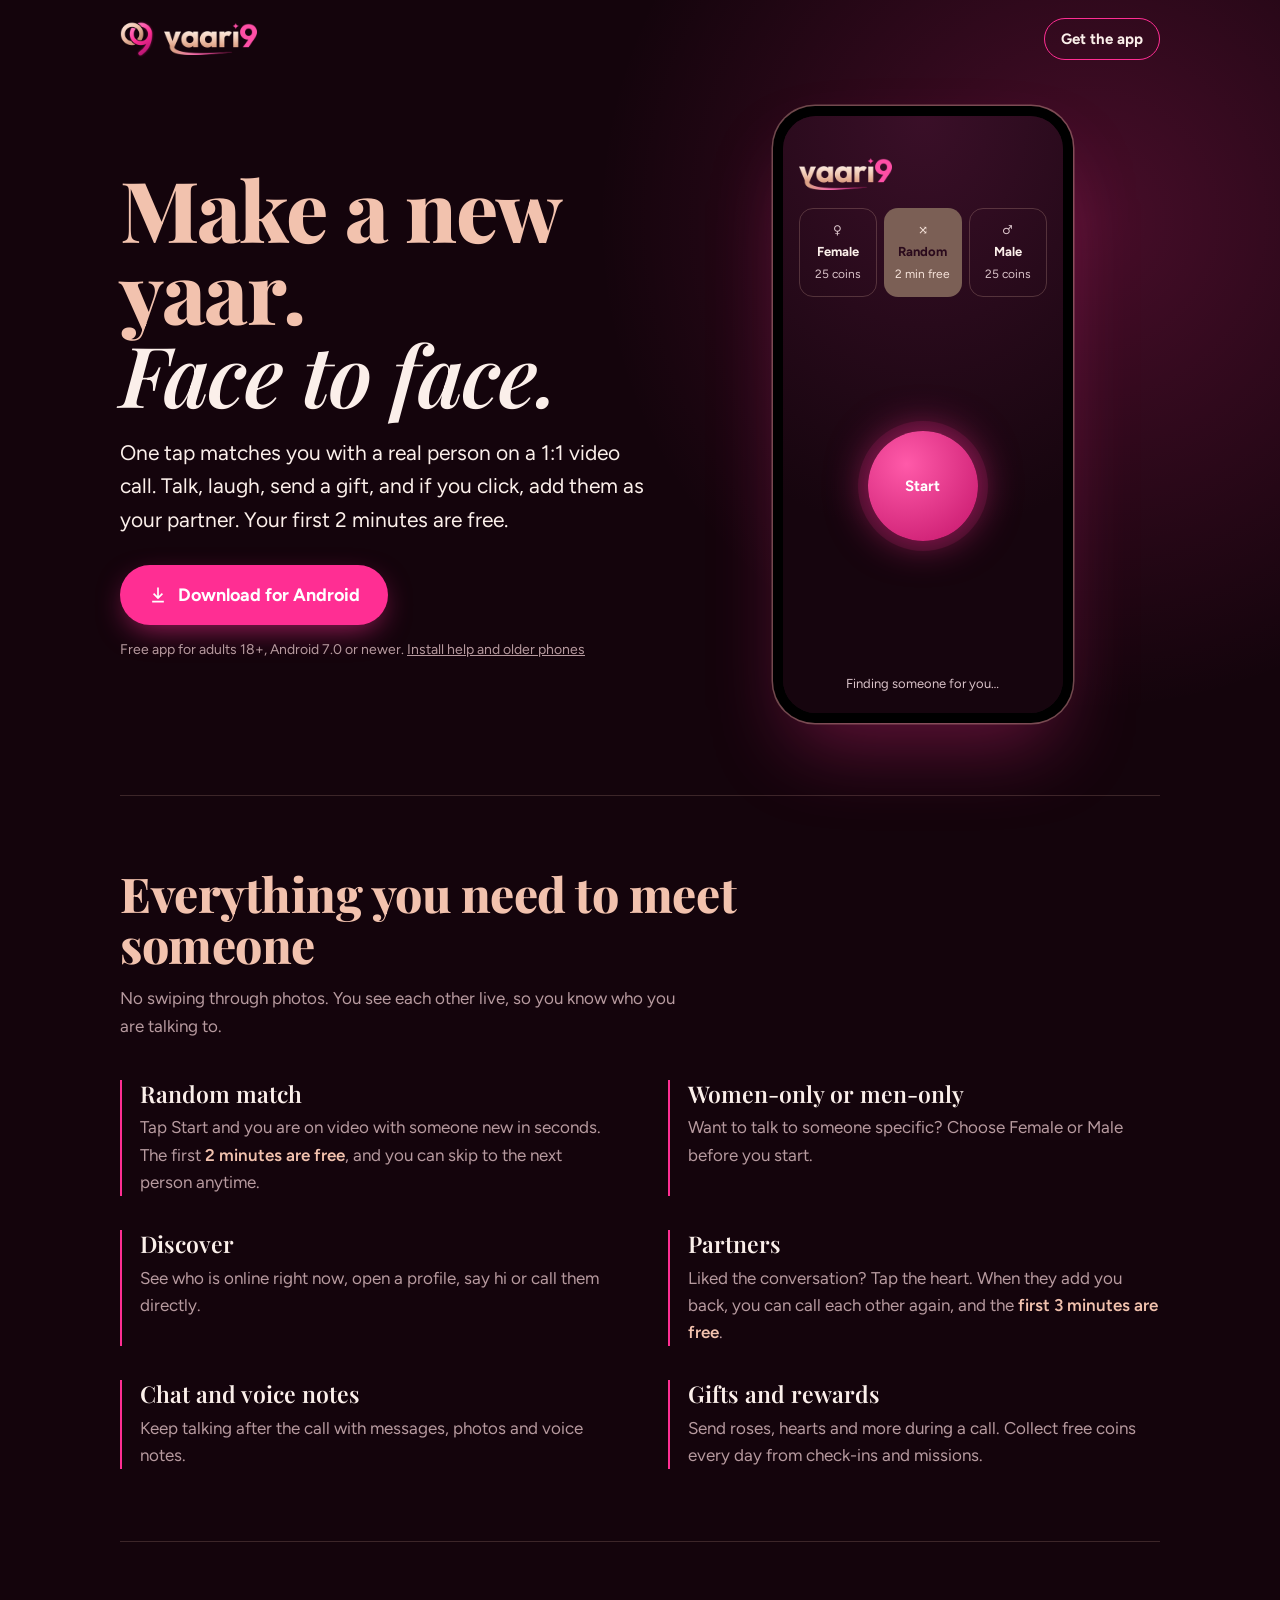
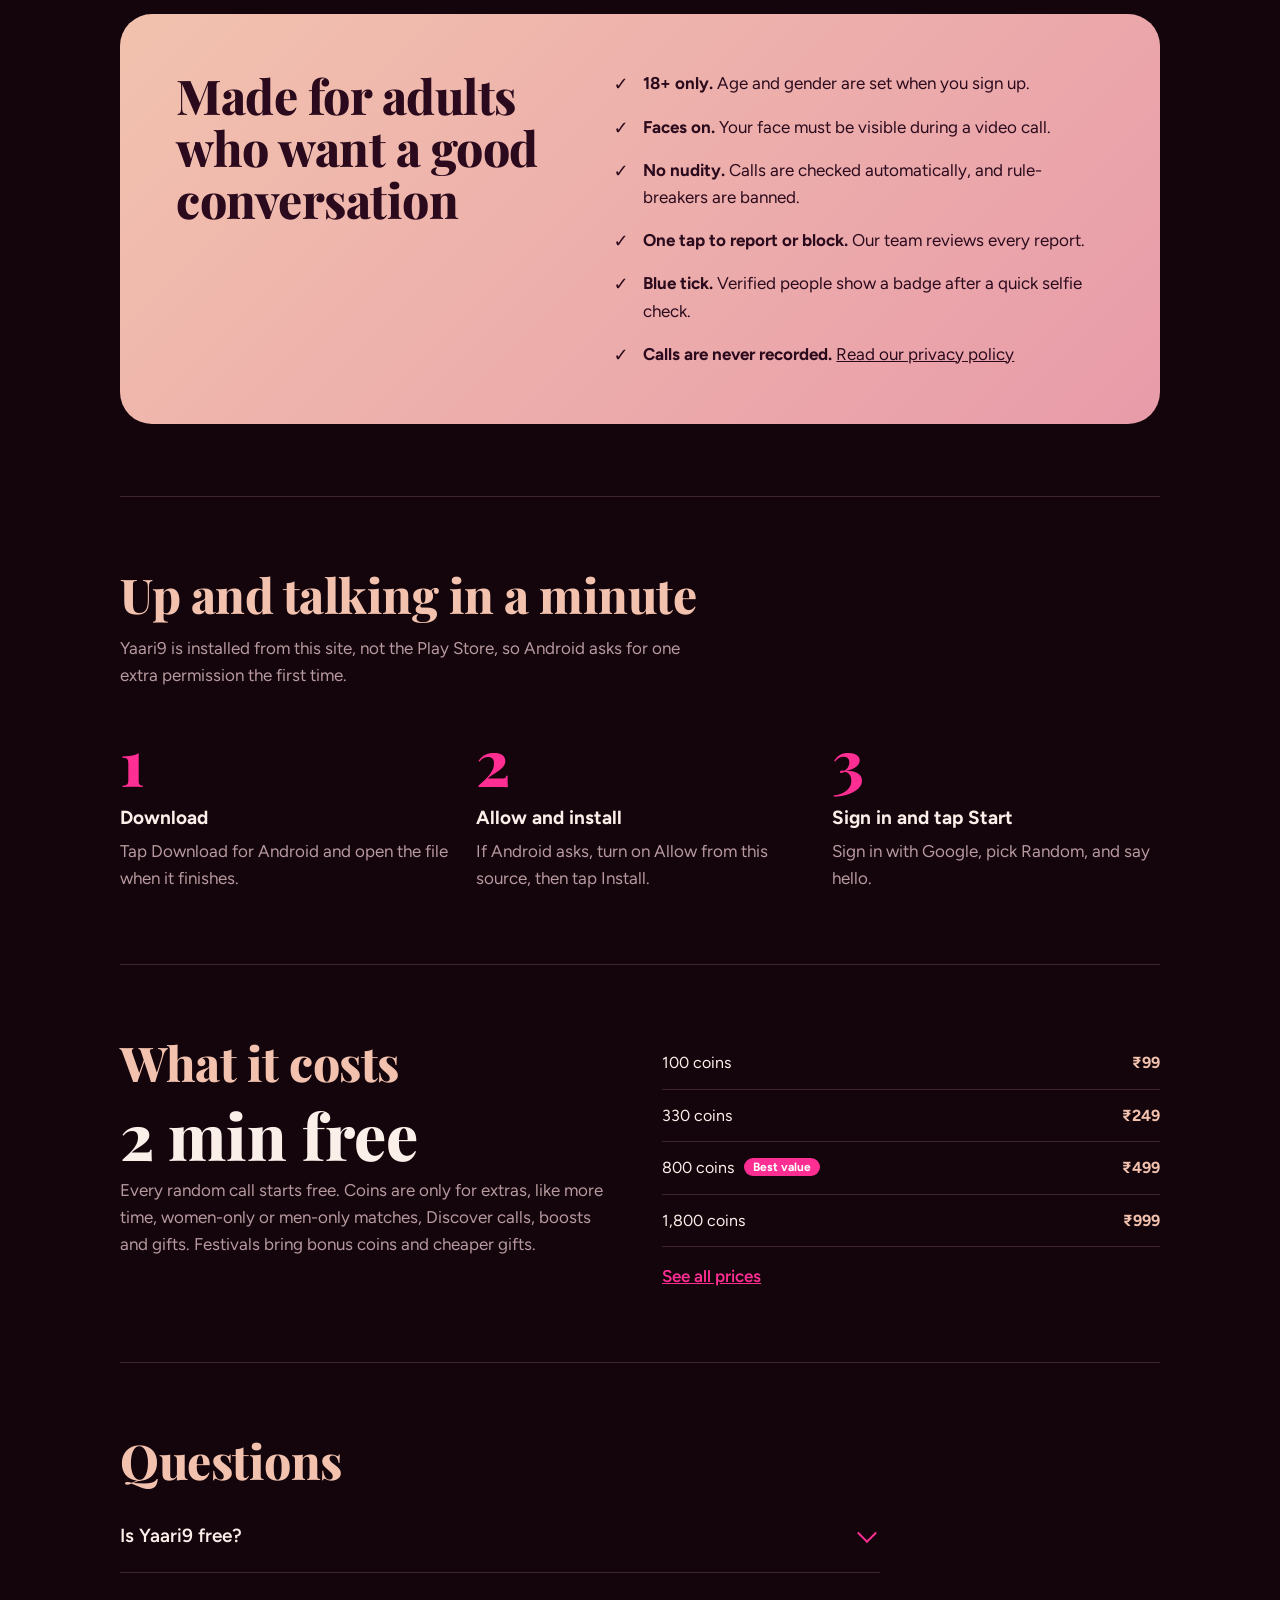
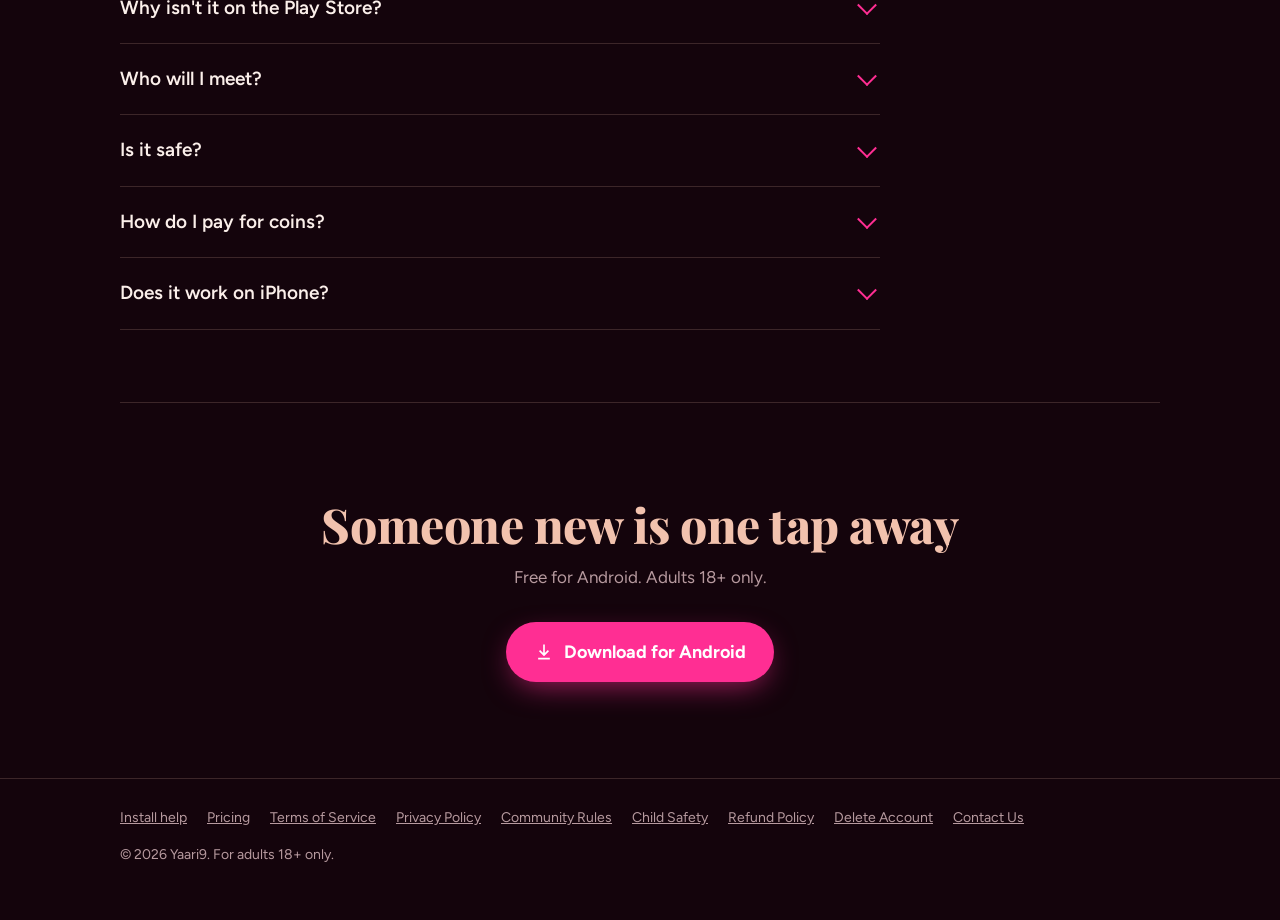
<file: index.html>
<!doctype html>
<html lang="en">
<head>
<meta charset="utf-8">
<meta name="viewport" content="width=device-width, initial-scale=1">
<title>Yaari9 – Make a new yaar, face to face</title>
<meta name="description" content="One tap matches you with a real person on a 1:1 video call. First 2 minutes free. Free Android app for adults 18+.">
<meta name="theme-color" content="#14040C">
<meta property="og:type" content="website">
<meta property="og:site_name" content="Yaari9">
<meta property="og:title" content="Yaari9 – Make a new yaar, face to face">
<meta property="og:description" content="One tap, one real person, one video call. First 2 minutes free. Android app for adults 18+.">
<meta property="og:url" content="https://hm5891.github.io/yaari9/">
<meta property="og:image" content="https://hm5891.github.io/yaari9/og.png?v=2">
<meta property="og:image:width" content="1200">
<meta property="og:image:height" content="630">
<meta name="twitter:card" content="summary_large_image">
<link rel="icon" type="image/png" href="favicon.png?v=2">
<link rel="apple-touch-icon" href="favicon.png?v=2">
<link rel="preconnect" href="https://fonts.googleapis.com">
<link rel="preconnect" href="https://fonts.gstatic.com" crossorigin>
<link href="https://fonts.googleapis.com/css2?family=Playfair+Display:ital,wght@0,600;0,800;1,600&family=Figtree:wght@400;500;700&display=swap" rel="stylesheet">
<style>
:root{
  --night:#14040C;      /* page */
  --plum:#2A0A1C;       /* raised */
  --pink:#FF2E93;       /* action */
  --blush:#F2C2AE;      /* headings */
  --cream:#FBEFEA;      /* text */
  --dusk:#B79A9F;       /* quiet text */
  --line:rgba(242,194,174,.18);
}
*{box-sizing:border-box}
html{-webkit-text-size-adjust:100%;scroll-behavior:smooth;overflow-x:hidden}
body{margin:0;background:radial-gradient(700px 700px at 85% 220px,rgba(255,46,147,.22),rgba(255,46,147,0) 70%) no-repeat,var(--night);color:var(--cream);font:17px/1.6 Figtree,system-ui,-apple-system,"Segoe UI",Roboto,sans-serif;overflow-x:hidden}
a{color:var(--pink)}
:focus-visible{outline:3px solid var(--blush);outline-offset:3px;border-radius:6px}
.wrap{max-width:1080px;margin:0 auto;padding:0 20px}
.serif{font-family:"Playfair Display",Georgia,serif}

/* top bar */
.top{display:flex;align-items:center;justify-content:space-between;padding:18px 0}
.brand{display:inline-flex;align-items:center;gap:10px;text-decoration:none;color:var(--blush);font:800 24px "Playfair Display",Georgia,serif}
.brand img{width:34px;height:auto}
.brand b{color:var(--pink);text-shadow:0 0 14px rgba(255,46,147,.7)}
.top .get{color:var(--cream);text-decoration:none;font-weight:700;font-size:15px;border:1.5px solid var(--pink);border-radius:999px;padding:8px 16px}

/* hero */
.hero{position:relative;display:grid;grid-template-columns:1.05fr .95fr;gap:40px;align-items:center;padding:28px 0 72px}
h1{font:800 clamp(44px,7.4vw,84px)/0.98 "Playfair Display",Georgia,serif;color:var(--blush);margin:0 0 22px;letter-spacing:-.015em}
h1 .two{display:block;font-style:italic;font-weight:600;color:var(--cream)}
.lead{font-size:clamp(18px,2.1vw,21px);color:var(--cream);max-width:30em;margin:0 0 28px}
.cta{display:inline-flex;align-items:center;gap:10px;background:var(--pink);color:#fff;text-decoration:none;font-weight:700;font-size:18px;
  padding:16px 28px;border-radius:999px;box-shadow:0 10px 30px -8px rgba(255,46,147,.65)}
.cta svg{width:20px;height:20px}
.fine{color:var(--dusk);font-size:14px;margin:14px 0 0}
.fine a{color:var(--dusk)}

/* phone mockup: the one moving thing */
.phone{justify-self:center;width:min(300px,78vw);aspect-ratio:9/18.5;border-radius:42px;padding:10px;background:#000;
  box-shadow:0 0 0 1.5px rgba(242,194,174,.35),0 40px 80px -20px rgba(255,46,147,.35);position:relative}
.screen{position:relative;height:100%;border-radius:33px;overflow:hidden;background:#1a0712}
.scene{position:absolute;inset:0;padding:42px 16px 18px;display:flex;flex-direction:column;transition:opacity .6s ease}
.s-match{background:radial-gradient(120% 70% at 50% 0%,#3a0f28,#16050e)}
.s-match .logo{font:800 26px "Playfair Display",Georgia,serif;color:#cfa894;margin-bottom:18px}
.s-match .logo b{color:var(--pink)}
.choices{display:grid;grid-template-columns:repeat(3,1fr);gap:7px}
.choice{border:1px solid rgba(242,194,174,.22);border-radius:14px;padding:12px 4px;text-align:center;font-size:12px;color:#d9c2c8}
.choice strong{display:block;font-size:13px;color:var(--cream);margin:2px 0}
.choice.on{background:#7b5f55;border-color:transparent;color:#f6e3da}
.choice.on strong{color:#2a0a1c}
.radar{flex:1;display:grid;place-items:center;position:relative}
.radar .btn{width:110px;height:110px;border-radius:50%;display:grid;place-items:center;background:radial-gradient(circle at 35% 30%,#ff5aa9,#c4146a);
  box-shadow:0 0 0 10px rgba(255,46,147,.12),0 0 40px rgba(255,46,147,.6);color:#fff;font-weight:700;font-size:15px;position:relative;z-index:1}
.radar i{position:absolute;width:110px;height:110px;border-radius:50%;border:2px solid rgba(255,46,147,.6);opacity:0}
.status{text-align:center;color:#d9c2c8;font-size:13px}
.s-call{opacity:0;background:#0d0308}
.s-call .them{position:absolute;inset:0;background:radial-gradient(90% 60% at 50% 38%,#6a3149,#2a0d1c 70%)}
.person{position:absolute;left:50%;bottom:0;transform:translateX(-50%);width:76%}
.person .head{width:42%;aspect-ratio:1;border-radius:50%;margin:0 auto -6%;background:linear-gradient(160deg,#d9a38a,#9b5f53)}
.person .body{height:150px;border-radius:120px 120px 0 0;background:linear-gradient(160deg,#c43c7a,#6b1440)}
.me{position:absolute;right:12px;top:44px;width:30%;aspect-ratio:3/4;border-radius:14px;overflow:hidden;border:2px solid rgba(255,255,255,.75);
  background:radial-gradient(90% 70% at 50% 35%,#3c4a6e,#141a2c)}
.me .person{width:90%}
.me .person .head{background:linear-gradient(160deg,#e3b598,#a5705f)}
.me .person .body{height:40px;background:linear-gradient(160deg,#5a7bd1,#2a3b77)}
.timer{position:absolute;left:12px;top:44px;background:rgba(0,0,0,.45);border-radius:999px;padding:5px 11px;font-size:12px;color:#c9f5d6}
.timer::before{content:"";display:inline-block;width:7px;height:7px;border-radius:50%;background:#3ddc84;margin-right:6px;vertical-align:1px}
.bar{position:absolute;left:0;right:0;bottom:16px;display:flex;justify-content:center;gap:12px}
.bar span{width:44px;height:44px;border-radius:50%;display:grid;place-items:center;background:rgba(0,0,0,.45);font-size:19px}
.bar span.end{background:#e5354f}
.toast{position:absolute;left:50%;top:42%;transform:translate(-50%,-50%) scale(.8);opacity:0;text-align:center;font-size:44px;transition:all .4s ease}
.toast small{display:block;font-size:12px;background:rgba(0,0,0,.55);color:#fff;border-radius:999px;padding:4px 10px;margin-top:4px;white-space:nowrap}
.phone[data-step="1"] .radar i{animation:ping 1.6s ease-out infinite}
.phone[data-step="1"] .radar i:nth-child(2){animation-delay:.5s}
.phone[data-step="1"] .radar i:nth-child(3){animation-delay:1s}
.phone[data-step="2"] .s-match,.phone[data-step="3"] .s-match{opacity:0}
.phone[data-step="2"] .s-call,.phone[data-step="3"] .s-call{opacity:1}
.phone[data-step="3"] .toast{opacity:1;transform:translate(-50%,-50%) scale(1)}
@keyframes ping{from{transform:scale(1);opacity:.8}to{transform:scale(2.3);opacity:0}}

/* sections */
section{padding:72px 0;border-top:1px solid var(--line)}
h2{font:800 clamp(32px,4.6vw,48px)/1.08 "Playfair Display",Georgia,serif;color:var(--blush);margin:0 0 14px;letter-spacing:-.01em;max-width:16em}
.intro{color:var(--dusk);max-width:34em;margin:0 0 40px}

/* features: typographic list, not cards */
.features{display:grid;grid-template-columns:1fr 1fr;gap:34px 56px;margin:0}
.features div{border-left:2px solid var(--pink);padding-left:18px}
.features dt{font:600 23px/1.25 "Playfair Display",Georgia,serif;color:var(--cream);margin-bottom:6px}
.features dd{margin:0;color:var(--dusk)}
.features dd b{color:var(--blush);font-weight:600}

/* safety: one warm panel */
.safe{background:linear-gradient(135deg,#F2C2AE,#E89BA9);color:#2A0A1C;border-radius:32px;padding:clamp(28px,5vw,56px);display:grid;grid-template-columns:.9fr 1.1fr;gap:36px}
.safe h2{color:#2A0A1C;margin:0}
.safe ul{list-style:none;margin:0;padding:0;display:grid;gap:16px}
.safe li{padding-left:30px;position:relative;font-size:17px}
.safe li::before{content:"✓";position:absolute;left:0;top:0;font-weight:800;font-size:18px}
.safe li b{font-weight:700}

/* steps: a real sequence, so numbers */
.steps{list-style:none;margin:0;padding:0;display:grid;grid-template-columns:repeat(3,1fr);gap:28px;counter-reset:s}
.steps li{counter-increment:s}
.steps li::before{content:counter(s);display:block;font:800 64px/1 "Playfair Display",Georgia,serif;color:var(--pink);margin-bottom:10px}
.steps strong{display:block;font-size:19px;color:var(--cream);margin-bottom:4px}
.steps span{color:var(--dusk)}

/* prices */
.prices{display:grid;grid-template-columns:1fr 1fr;gap:44px;align-items:start}
.free{font:800 clamp(40px,6vw,64px)/1 "Playfair Display",Georgia,serif;color:var(--cream);margin:0 0 10px}
.free + p{color:var(--dusk);margin:0}
.packs{width:100%;border-collapse:collapse;font-size:16px}
.packs td{padding:13px 0;border-bottom:1px solid var(--line)}
.packs td:last-child{text-align:right;font-weight:700;color:var(--blush);white-space:nowrap}
.packs .best td:first-child::after{content:"Best value";margin-left:10px;font-size:12px;font-weight:700;color:#fff;background:var(--pink);border-radius:999px;padding:2px 9px;vertical-align:2px}
.prices .more{display:inline-block;margin-top:16px;font-weight:600}

/* faq */
.faq{max-width:760px}
details{border-bottom:1px solid var(--line)}
summary{cursor:pointer;list-style:none;padding:20px 40px 20px 0;font-size:19px;font-weight:600;position:relative}
summary::-webkit-details-marker{display:none}
summary::after{content:"";position:absolute;right:6px;top:50%;width:12px;height:12px;border-right:2px solid var(--pink);border-bottom:2px solid var(--pink);transform:translateY(-70%) rotate(45deg);transition:transform .25s}
details[open] summary::after{transform:translateY(-30%) rotate(225deg)}
details p{margin:0 0 20px;color:var(--dusk)}

/* closing */
.close{text-align:center;padding:96px 0}
.close h2{margin:0 auto 14px;max-width:none}
.close p{color:var(--dusk);margin:0 0 30px}

footer{border-top:1px solid var(--line);padding:28px 0 40px;color:var(--dusk);font-size:14px}
footer nav{display:flex;flex-wrap:wrap;gap:8px 20px;margin-bottom:12px}
footer a{color:var(--dusk)}

@media (max-width:820px){
  .hero{grid-template-columns:1fr;gap:40px;padding-bottom:56px}
  .phone{width:min(250px,70vw)}
  .features,.prices,.safe{grid-template-columns:1fr}
  .steps{grid-template-columns:1fr;gap:22px}
  .steps li{display:grid;grid-template-columns:56px 1fr;align-items:start}
  .steps li::before{font-size:48px;margin:0}
  section{padding:56px 0}
}
@media (prefers-reduced-motion:reduce){
  html{scroll-behavior:auto}
  .scene,.toast,summary::after{transition:none}
  .phone[data-step] .radar i{animation:none}
}
</style>
</head>
<body>
<div class="wrap">
  <div class="top">
    <a class="brand" href="index.html"><img src="mark.png?v=2" alt="" width="34" height="36" style="width:34px;height:36px"><img src="wordmark.png?v=2" alt="Yaari9" width="93" height="32" style="width:93px;height:32px"></a>
    <a class="get" href="#download">Get the app</a>
  </div>

  <main>
  <div class="hero" id="download">
    <div>
      <h1>Make a new yaar.<span class="two">Face to face.</span></h1>
      <p class="lead">One tap matches you with a real person on a 1:1 video call. Talk, laugh, send a gift, and if you click, add them as your partner. Your first 2 minutes are free.</p>
      <a class="cta" href="https://github.com/HM5891/yaari9/releases/latest/download/Yaari9.apk">
        <svg viewBox="0 0 24 24" aria-hidden="true"><path fill="currentColor" d="M11 3h2v10.2l3.6-3.6 1.4 1.4-6 6-6-6 1.4-1.4 3.6 3.6zM5 19h14v2H5z"/></svg>
        Download for Android
      </a>
      <p class="fine">Free app for adults 18+, Android 7.0 or newer. <a href="download.html">Install help and older phones</a></p>
    </div>

    <div class="phone" data-step="0" aria-label="Preview of the Yaari9 app: tap Random, get matched, start a video call" role="img">
      <div class="screen">
        <div class="scene s-match" aria-hidden="true">
          <div class="logo"><img src="wordmark.png?v=2" alt="Yaari9" width="93" height="32" style="width:93px;height:32px;display:block"></div>
          <div class="choices">
            <div class="choice">♀<strong>Female</strong>25 coins</div>
            <div class="choice on">⤨<strong>Random</strong>2 min free</div>
            <div class="choice">♂<strong>Male</strong>25 coins</div>
          </div>
          <div class="radar"><i></i><i></i><i></i><div class="btn">Start</div></div>
          <div class="status" data-status>Tap Start to meet someone</div>
        </div>
        <div class="scene s-call" aria-hidden="true">
          <div class="them"><div class="person"><div class="head"></div><div class="body"></div></div></div>
          <div class="me"><div class="person"><div class="head"></div><div class="body"></div></div></div>
          <div class="timer" data-timer>0:00 · 2:00 free</div>
          <div class="toast">🌹<small>You sent a Rose</small></div>
          <div class="bar"><span>🎁</span><span>💞</span><span class="end">✕</span><span>⏭</span></div>
        </div>
      </div>
    </div>
  </div>

  <section aria-labelledby="what">
    <h2 id="what">Everything you need to meet someone</h2>
    <p class="intro">No swiping through photos. You see each other live, so you know who you are talking to.</p>
    <dl class="features">
      <div><dt>Random match</dt><dd>Tap Start and you are on video with someone new in seconds. The first <b>2 minutes are free</b>, and you can skip to the next person anytime.</dd></div>
      <div><dt>Women-only or men-only</dt><dd>Want to talk to someone specific? Choose Female or Male before you start.</dd></div>
      <div><dt>Discover</dt><dd>See who is online right now, open a profile, say hi or call them directly.</dd></div>
      <div><dt>Partners</dt><dd>Liked the conversation? Tap the heart. When they add you back, you can call each other again, and the <b>first 3 minutes are free</b>.</dd></div>
      <div><dt>Chat and voice notes</dt><dd>Keep talking after the call with messages, photos and voice notes.</dd></div>
      <div><dt>Gifts and rewards</dt><dd>Send roses, hearts and more during a call. Collect free coins every day from check-ins and missions.</dd></div>
    </dl>
  </section>

  <section aria-labelledby="safe">
    <div class="safe">
      <h2 id="safe">Made for adults who want a good conversation</h2>
      <ul>
        <li><b>18+ only.</b> Age and gender are set when you sign up.</li>
        <li><b>Faces on.</b> Your face must be visible during a video call.</li>
        <li><b>No nudity.</b> Calls are checked automatically, and rule-breakers are banned.</li>
        <li><b>One tap to report or block.</b> Our team reviews every report.</li>
        <li><b>Blue tick.</b> Verified people show a badge after a quick selfie check.</li>
        <li><b>Calls are never recorded.</b> <a href="privacy.html" style="color:#2A0A1C">Read our privacy policy</a></li>
      </ul>
    </div>
  </section>

  <section aria-labelledby="how">
    <h2 id="how">Up and talking in a minute</h2>
    <p class="intro">Yaari9 is installed from this site, not the Play Store, so Android asks for one extra permission the first time.</p>
    <ol class="steps">
      <li><div><strong>Download</strong><span>Tap Download for Android and open the file when it finishes.</span></div></li>
      <li><div><strong>Allow and install</strong><span>If Android asks, turn on Allow from this source, then tap Install.</span></div></li>
      <li><div><strong>Sign in and tap Start</strong><span>Sign in with Google, pick Random, and say hello.</span></div></li>
    </ol>
  </section>

  <section aria-labelledby="price">
    <div class="prices">
      <div>
        <h2 id="price">What it costs</h2>
        <p class="free">2 min free</p>
        <p>Every random call starts free. Coins are only for extras, like more time, women-only or men-only matches, Discover calls, boosts and gifts. Festivals bring bonus coins and cheaper gifts.</p>
      </div>
      <div>
        <table class="packs" aria-label="Coin packs">
          <tr><td>100 coins</td><td>₹99</td></tr>
          <tr><td>330 coins</td><td>₹249</td></tr>
          <tr class="best"><td>800 coins</td><td>₹499</td></tr>
          <tr><td>1,800 coins</td><td>₹999</td></tr>
        </table>
        <a class="more" href="pricing.html">See all prices</a>
      </div>
    </div>
  </section>

  <section aria-labelledby="faq">
    <h2 id="faq">Questions</h2>
    <div class="faq">
      <details><summary>Is Yaari9 free?</summary><p>Yes. The app is free, every random call starts with 2 free minutes, and you can earn free coins every day. You only pay if you want extras.</p></details>
      <details><summary>Why isn't it on the Play Store?</summary><p>We share the app directly from this website. Android shows a warning for any app installed outside the Play Store. Tap Allow from this source once, and updates come inside the app after that.</p></details>
      <details><summary>Who will I meet?</summary><p>Real adults (18+) who are online at the same time as you. You can match with anyone, or choose women-only or men-only.</p></details>
      <details><summary>Is it safe?</summary><p>Faces must be visible, nudity is detected automatically, and anyone can be reported or blocked with one tap. Calls are never recorded.</p></details>
      <details><summary>How do I pay for coins?</summary><p>With any UPI app, like Google Pay, PhonePe or Paytm. Coins are added after the payment is confirmed.</p></details>
      <details><summary>Does it work on iPhone?</summary><p>Not yet. Yaari9 is for Android phones running Android 7.0 or newer.</p></details>
    </div>
  </section>

  <section class="close" aria-labelledby="go">
    <h2 id="go">Someone new is one tap away</h2>
    <p>Free for Android. Adults 18+ only.</p>
    <a class="cta" href="https://github.com/HM5891/yaari9/releases/latest/download/Yaari9.apk">
      <svg viewBox="0 0 24 24" aria-hidden="true"><path fill="currentColor" d="M11 3h2v10.2l3.6-3.6 1.4 1.4-6 6-6-6 1.4-1.4 3.6 3.6zM5 19h14v2H5z"/></svg>
      Download for Android
    </a>
  </section>
  </main>
</div>

<footer>
  <div class="wrap">
    <nav aria-label="Legal and help">
      <a href="download.html">Install help</a><a href="pricing.html">Pricing</a><a href="terms.html">Terms of Service</a>
      <a href="privacy.html">Privacy Policy</a><a href="community.html">Community Rules</a><a href="child-safety.html">Child Safety</a>
      <a href="refund.html">Refund Policy</a><a href="delete-account.html">Delete Account</a><a href="contact.html">Contact Us</a>
    </nav>
    <p>© 2026 Yaari9. For adults 18+ only.</p>
  </div>
</footer>

<script>
(function(){
  var phone=document.querySelector('.phone');
  if(!phone) return;
  var status=phone.querySelector('[data-status]'), timer=phone.querySelector('[data-timer]');
  var reduce=window.matchMedia('(prefers-reduced-motion: reduce)').matches;
  if(reduce){phone.dataset.step='2';timer.textContent='0:24 · 2:00 free';return;}
  var tick=null, t=0;
  function show(step){
    phone.dataset.step=step;
    if(step===0){status.textContent='Tap Start to meet someone';}
    if(step===1){status.textContent='Finding someone for you…';}
    if(step===2){t=0;clearInterval(tick);tick=setInterval(function(){t++;timer.textContent='0:'+String(t).padStart(2,'0')+' · 2:00 free';},1000);}
    if(step===0){clearInterval(tick);}
  }
  function loop(){
    show(0);
    setTimeout(function(){show(1);},1400);
    setTimeout(function(){show(2);},4200);
    setTimeout(function(){show(3);},7200);
    setTimeout(function(){show(2);},9400);
  }
  loop(); setInterval(loop,12000);
})();
</script>
</body>
</html>
</file>
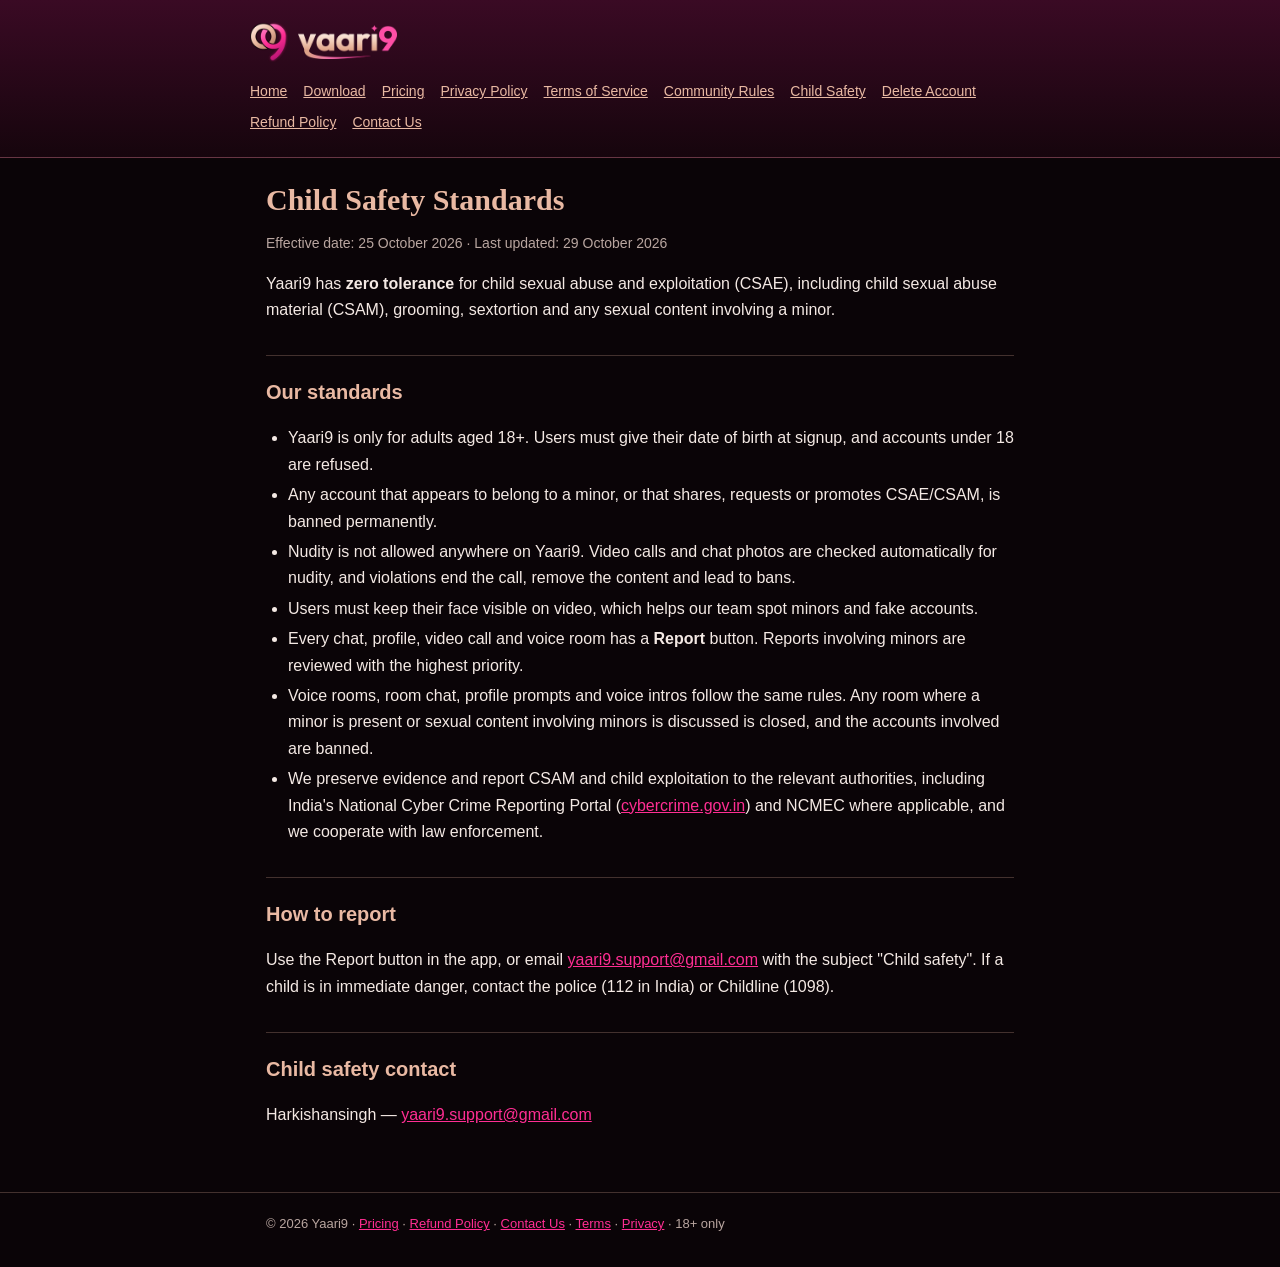
<file: child-safety.html>
<!doctype html>
<html lang="en">
<head>
<meta charset="utf-8">
<meta name="viewport" content="width=device-width, initial-scale=1">
<title>Child Safety Standards – Yaari9</title>
<meta name="description" content="Yaari9 standards against child sexual abuse and exploitation (CSAE).">
<meta name="theme-color" content="#0A0407">
<link rel="stylesheet" href="style.css">
<link rel="icon" type="image/png" href="favicon.png?v=2">
<link rel="apple-touch-icon" href="favicon.png?v=2">
</head>
<body>
<header><div class="wrap"><a class="logo" href="index.html"><img src="mark.png?v=2" alt="" width="38" height="40" style="width:38px;height:40px"><img src="wordmark.png?v=2" alt="Yaari9" width="99" height="34" style="width:99px;height:34px"></a><nav><a href="index.html">Home</a><a href="download.html">Download</a><a href="pricing.html">Pricing</a><a href="privacy.html">Privacy Policy</a><a href="terms.html">Terms of Service</a><a href="community.html">Community Rules</a><a href="child-safety.html">Child Safety</a><a href="delete-account.html">Delete Account</a><a href="refund.html">Refund Policy</a><a href="contact.html">Contact Us</a></nav></div></header>
<main><div class="wrap">

<h1>Child Safety Standards</h1>
<p class="muted">Effective date: 25 October 2026 · Last updated: 29 October 2026</p>
<p>Yaari9 has <b>zero tolerance</b> for child sexual abuse and exploitation (CSAE), including child sexual abuse material (CSAM), grooming, sextortion and any sexual content involving a minor.</p>
<h2>Our standards</h2>
<ul>
<li>Yaari9 is only for adults aged 18+. Users must give their date of birth at signup, and accounts under 18 are refused.</li>
<li>Any account that appears to belong to a minor, or that shares, requests or promotes CSAE/CSAM, is banned permanently.</li>
<li>Nudity is not allowed anywhere on Yaari9. Video calls and chat photos are checked automatically for nudity, and violations end the call, remove the content and lead to bans.</li>
<li>Users must keep their face visible on video, which helps our team spot minors and fake accounts.</li>
<li>Every chat, profile, video call and voice room has a <b>Report</b> button. Reports involving minors are reviewed with the highest priority.</li>
<li>Voice rooms, room chat, profile prompts and voice intros follow the same rules. Any room where a minor is present or sexual content involving minors is discussed is closed, and the accounts involved are banned.</li>
<li>We preserve evidence and report CSAM and child exploitation to the relevant authorities, including India's National Cyber Crime Reporting Portal (<a href="https://cybercrime.gov.in">cybercrime.gov.in</a>) and NCMEC where applicable, and we cooperate with law enforcement.</li>
</ul>
<h2>How to report</h2>
<p>Use the Report button in the app, or email <a href="mailto:yaari9.support@gmail.com">yaari9.support@gmail.com</a> with the subject "Child safety". If a child is in immediate danger, contact the police (112 in India) or Childline (1098).</p>
<h2>Child safety contact</h2>
<p>Harkishansingh — <a href="mailto:yaari9.support@gmail.com">yaari9.support@gmail.com</a></p>

</div></main>
<footer><div class="wrap">© 2026 Yaari9 · <a href="pricing.html">Pricing</a> · <a href="refund.html">Refund Policy</a> · <a href="contact.html">Contact Us</a> · <a href="terms.html">Terms</a> · <a href="privacy.html">Privacy</a> · 18+ only</div></footer>
</body>
</html>
</file>
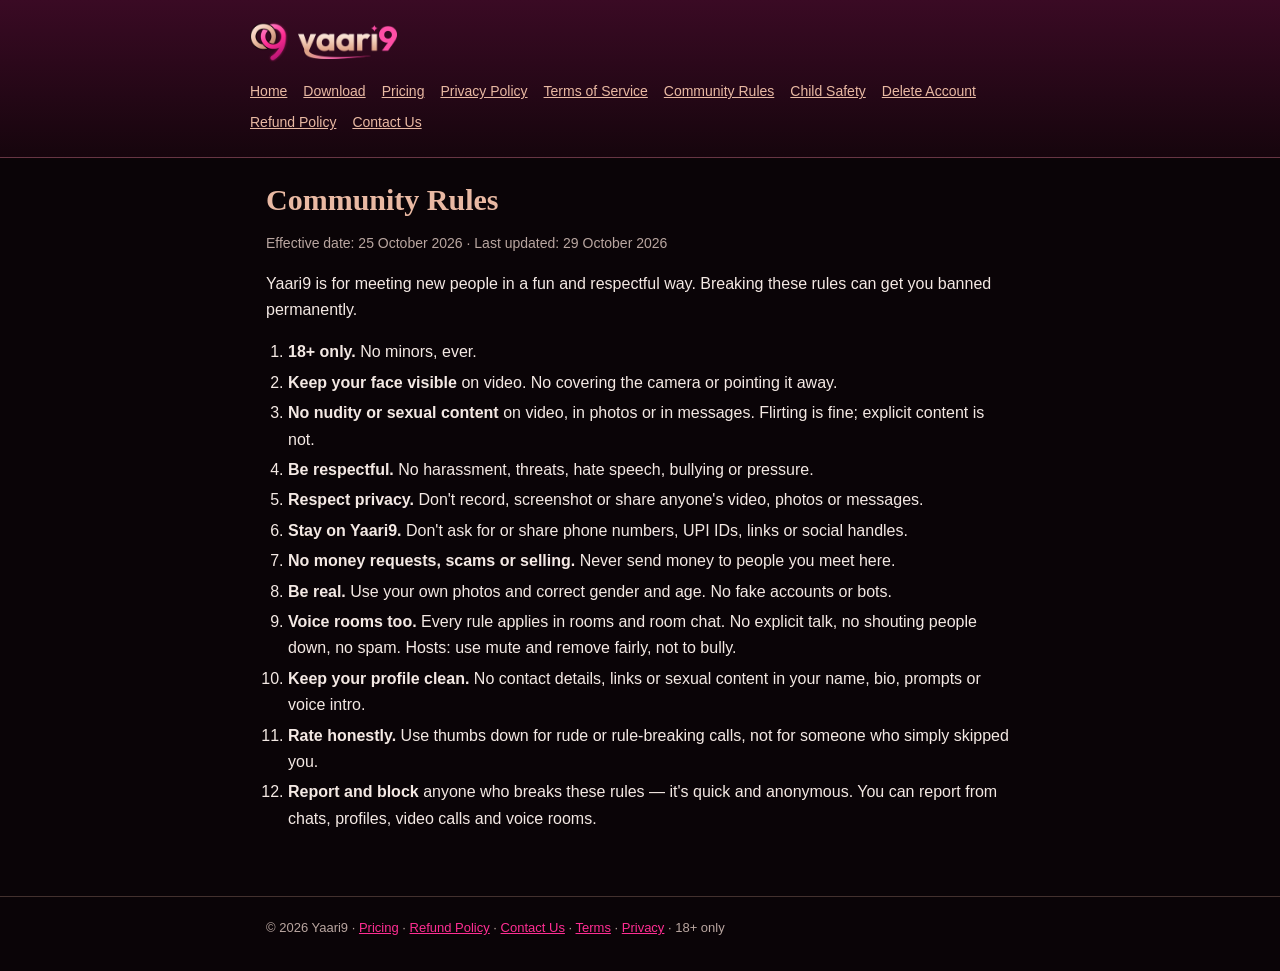
<file: community.html>
<!doctype html>
<html lang="en">
<head>
<meta charset="utf-8">
<meta name="viewport" content="width=device-width, initial-scale=1">
<title>Community Rules – Yaari9</title>
<meta name="description" content="How to behave on Yaari9.">
<meta name="theme-color" content="#0A0407">
<link rel="stylesheet" href="style.css">
<link rel="icon" type="image/png" href="favicon.png?v=2">
<link rel="apple-touch-icon" href="favicon.png?v=2">
</head>
<body>
<header><div class="wrap"><a class="logo" href="index.html"><img src="mark.png?v=2" alt="" width="38" height="40" style="width:38px;height:40px"><img src="wordmark.png?v=2" alt="Yaari9" width="99" height="34" style="width:99px;height:34px"></a><nav><a href="index.html">Home</a><a href="download.html">Download</a><a href="pricing.html">Pricing</a><a href="privacy.html">Privacy Policy</a><a href="terms.html">Terms of Service</a><a href="community.html">Community Rules</a><a href="child-safety.html">Child Safety</a><a href="delete-account.html">Delete Account</a><a href="refund.html">Refund Policy</a><a href="contact.html">Contact Us</a></nav></div></header>
<main><div class="wrap">

<h1>Community Rules</h1>
<p class="muted">Effective date: 25 October 2026 · Last updated: 29 October 2026</p>
<p>Yaari9 is for meeting new people in a fun and respectful way. Breaking these rules can get you banned permanently.</p>
<ol>
<li><b>18+ only.</b> No minors, ever.</li>
<li><b>Keep your face visible</b> on video. No covering the camera or pointing it away.</li>
<li><b>No nudity or sexual content</b> on video, in photos or in messages. Flirting is fine; explicit content is not.</li>
<li><b>Be respectful.</b> No harassment, threats, hate speech, bullying or pressure.</li>
<li><b>Respect privacy.</b> Don't record, screenshot or share anyone's video, photos or messages.</li>
<li><b>Stay on Yaari9.</b> Don't ask for or share phone numbers, UPI IDs, links or social handles.</li>
<li><b>No money requests, scams or selling.</b> Never send money to people you meet here.</li>
<li><b>Be real.</b> Use your own photos and correct gender and age. No fake accounts or bots.</li>
<li><b>Voice rooms too.</b> Every rule applies in rooms and room chat. No explicit talk, no shouting people down, no spam. Hosts: use mute and remove fairly, not to bully.</li>
<li><b>Keep your profile clean.</b> No contact details, links or sexual content in your name, bio, prompts or voice intro.</li>
<li><b>Rate honestly.</b> Use thumbs down for rude or rule-breaking calls, not for someone who simply skipped you.</li>
<li><b>Report and block</b> anyone who breaks these rules — it's quick and anonymous. You can report from chats, profiles, video calls and voice rooms.</li>
</ol>

</div></main>
<footer><div class="wrap">© 2026 Yaari9 · <a href="pricing.html">Pricing</a> · <a href="refund.html">Refund Policy</a> · <a href="contact.html">Contact Us</a> · <a href="terms.html">Terms</a> · <a href="privacy.html">Privacy</a> · 18+ only</div></footer>
</body>
</html>
</file>
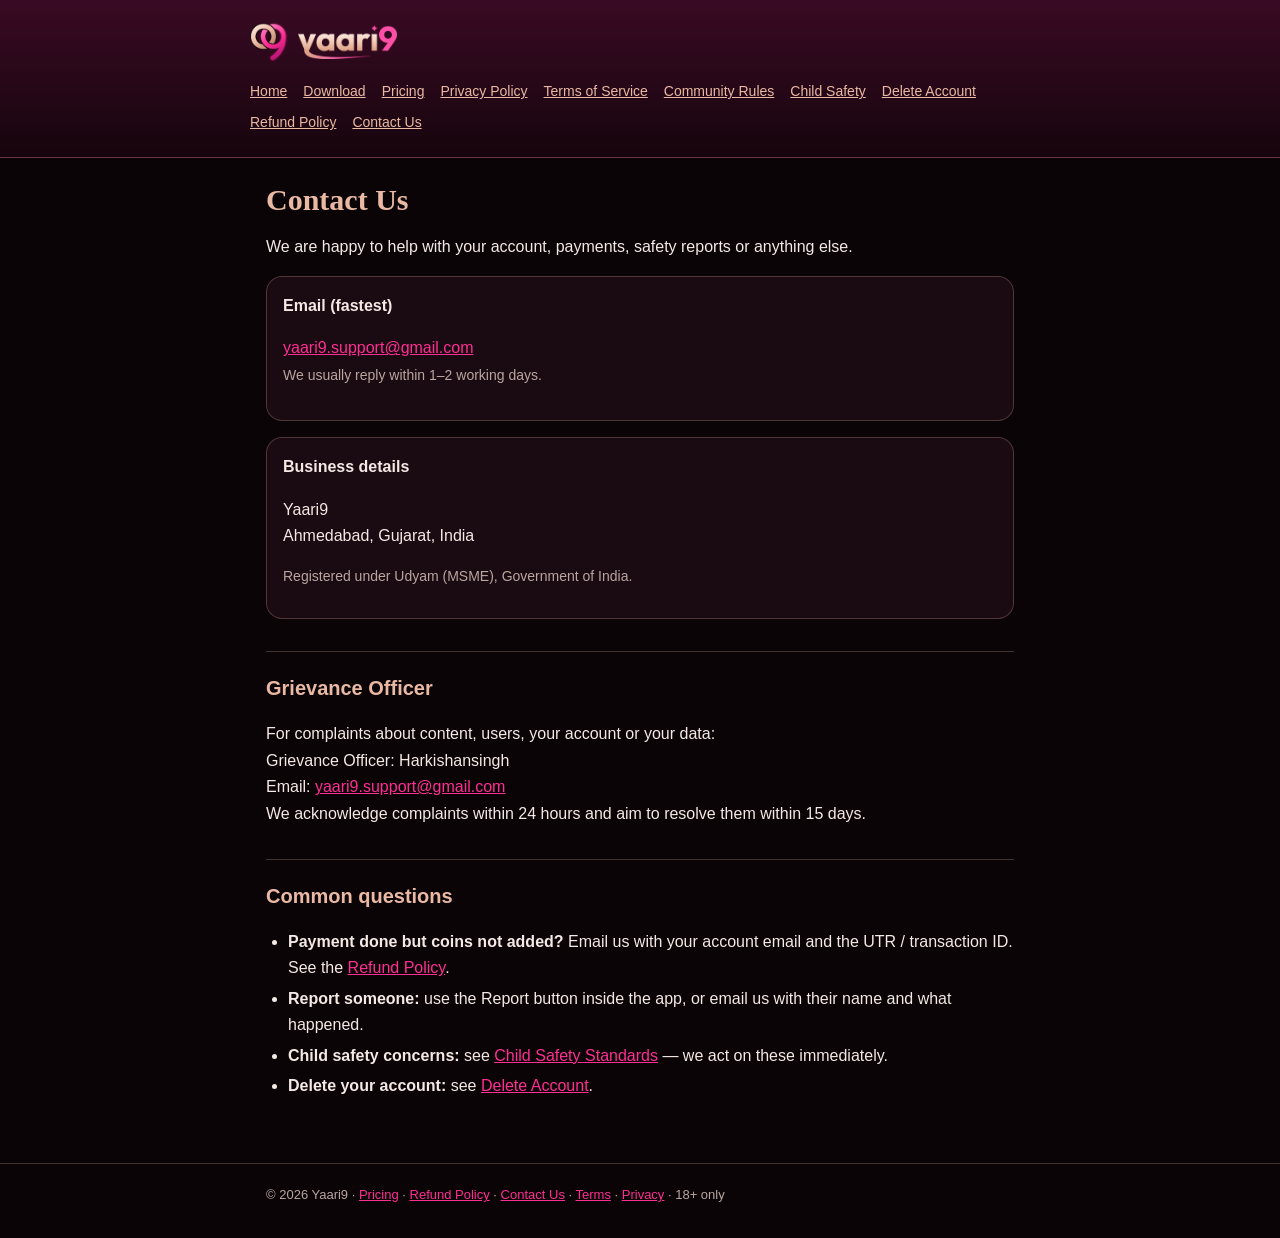
<file: contact.html>
<!doctype html>
<html lang="en">
<head>
<meta charset="utf-8">
<meta name="viewport" content="width=device-width, initial-scale=1">
<title>Contact Us – Yaari9</title>
<meta name="description" content="Contact the Yaari9 team.">
<meta name="theme-color" content="#0A0407">
<link rel="stylesheet" href="style.css">
<link rel="icon" type="image/png" href="favicon.png?v=2">
<link rel="apple-touch-icon" href="favicon.png?v=2">
</head>
<body>
<header><div class="wrap"><a class="logo" href="index.html"><img src="mark.png?v=2" alt="" width="38" height="40" style="width:38px;height:40px"><img src="wordmark.png?v=2" alt="Yaari9" width="99" height="34" style="width:99px;height:34px"></a><nav><a href="index.html">Home</a><a href="download.html">Download</a><a href="pricing.html">Pricing</a><a href="privacy.html">Privacy Policy</a><a href="terms.html">Terms of Service</a><a href="community.html">Community Rules</a><a href="child-safety.html">Child Safety</a><a href="delete-account.html">Delete Account</a><a href="refund.html">Refund Policy</a><a href="contact.html">Contact Us</a></nav></div></header>
<main><div class="wrap">

<h1>Contact Us</h1>
<p>We are happy to help with your account, payments, safety reports or anything else.</p>

<div class="box">
<strong>Email (fastest)</strong>
<p><a href="mailto:yaari9.support@gmail.com">yaari9.support@gmail.com</a><br>
<span class="muted">We usually reply within 1–2 working days.</span></p>
</div>

<div class="box">
<strong>Business details</strong>
<p>Yaari9<br>
Ahmedabad, Gujarat, India</p>
<p class="muted">Registered under Udyam (MSME), Government of India.</p>
</div>

<h2>Grievance Officer</h2>
<p>For complaints about content, users, your account or your data:<br>
Grievance Officer: Harkishansingh<br>
Email: <a href="mailto:yaari9.support@gmail.com">yaari9.support@gmail.com</a><br>
We acknowledge complaints within 24 hours and aim to resolve them within 15 days.</p>

<h2>Common questions</h2>
<ul>
<li><b>Payment done but coins not added?</b> Email us with your account email and the UTR / transaction ID. See the <a href="refund.html">Refund Policy</a>.</li>
<li><b>Report someone:</b> use the Report button inside the app, or email us with their name and what happened.</li>
<li><b>Child safety concerns:</b> see <a href="child-safety.html">Child Safety Standards</a> — we act on these immediately.</li>
<li><b>Delete your account:</b> see <a href="delete-account.html">Delete Account</a>.</li>
</ul>

</div></main>
<footer><div class="wrap">© 2026 Yaari9 · <a href="pricing.html">Pricing</a> · <a href="refund.html">Refund Policy</a> · <a href="contact.html">Contact Us</a> · <a href="terms.html">Terms</a> · <a href="privacy.html">Privacy</a> · 18+ only</div></footer>
</body>
</html>
</file>
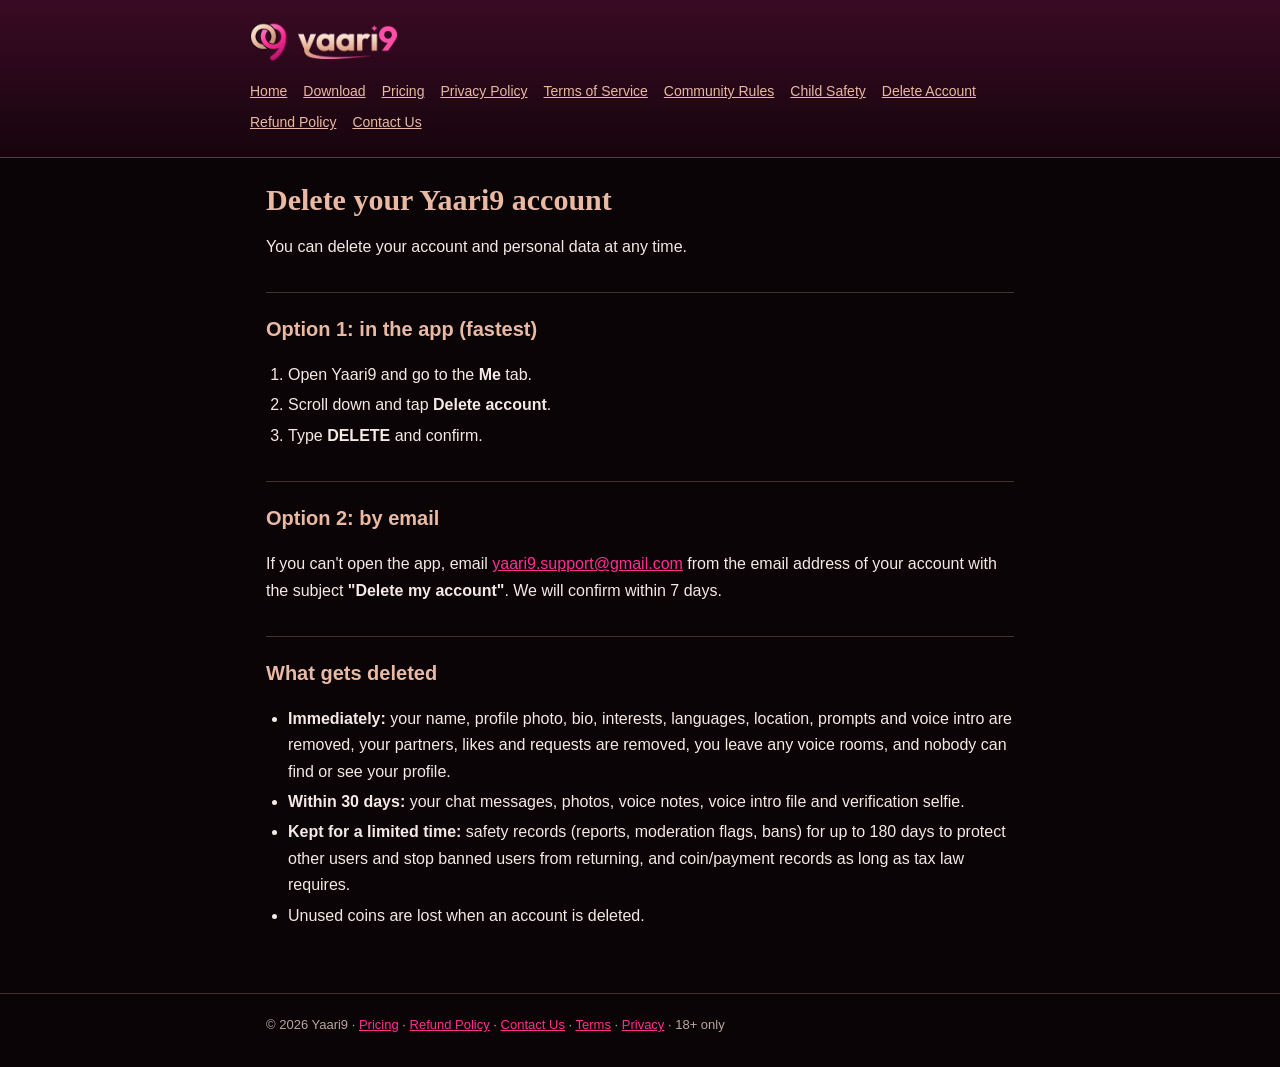
<file: delete-account.html>
<!doctype html>
<html lang="en">
<head>
<meta charset="utf-8">
<meta name="viewport" content="width=device-width, initial-scale=1">
<title>Delete your account – Yaari9</title>
<meta name="description" content="How to delete your Yaari9 account and data.">
<meta name="theme-color" content="#0A0407">
<link rel="stylesheet" href="style.css">
<link rel="icon" type="image/png" href="favicon.png?v=2">
<link rel="apple-touch-icon" href="favicon.png?v=2">
</head>
<body>
<header><div class="wrap"><a class="logo" href="index.html"><img src="mark.png?v=2" alt="" width="38" height="40" style="width:38px;height:40px"><img src="wordmark.png?v=2" alt="Yaari9" width="99" height="34" style="width:99px;height:34px"></a><nav><a href="index.html">Home</a><a href="download.html">Download</a><a href="pricing.html">Pricing</a><a href="privacy.html">Privacy Policy</a><a href="terms.html">Terms of Service</a><a href="community.html">Community Rules</a><a href="child-safety.html">Child Safety</a><a href="delete-account.html">Delete Account</a><a href="refund.html">Refund Policy</a><a href="contact.html">Contact Us</a></nav></div></header>
<main><div class="wrap">

<h1>Delete your Yaari9 account</h1>
<p>You can delete your account and personal data at any time.</p>
<h2>Option 1: in the app (fastest)</h2>
<ol>
<li>Open Yaari9 and go to the <b>Me</b> tab.</li>
<li>Scroll down and tap <b>Delete account</b>.</li>
<li>Type <b>DELETE</b> and confirm.</li>
</ol>
<h2>Option 2: by email</h2>
<p>If you can't open the app, email <a href="mailto:yaari9.support@gmail.com?subject=Delete%20my%20account">yaari9.support@gmail.com</a> from the email address of your account with the subject <b>"Delete my account"</b>. We will confirm within 7 days.</p>
<h2>What gets deleted</h2>
<ul>
<li><b>Immediately:</b> your name, profile photo, bio, interests, languages, location, prompts and voice intro are removed, your partners, likes and requests are removed, you leave any voice rooms, and nobody can find or see your profile.</li>
<li><b>Within 30 days:</b> your chat messages, photos, voice notes, voice intro file and verification selfie.</li>
<li><b>Kept for a limited time:</b> safety records (reports, moderation flags, bans) for up to 180 days to protect other users and stop banned users from returning, and coin/payment records as long as tax law requires.</li>
<li>Unused coins are lost when an account is deleted.</li>
</ul>

</div></main>
<footer><div class="wrap">© 2026 Yaari9 · <a href="pricing.html">Pricing</a> · <a href="refund.html">Refund Policy</a> · <a href="contact.html">Contact Us</a> · <a href="terms.html">Terms</a> · <a href="privacy.html">Privacy</a> · 18+ only</div></footer>
</body>
</html>
</file>
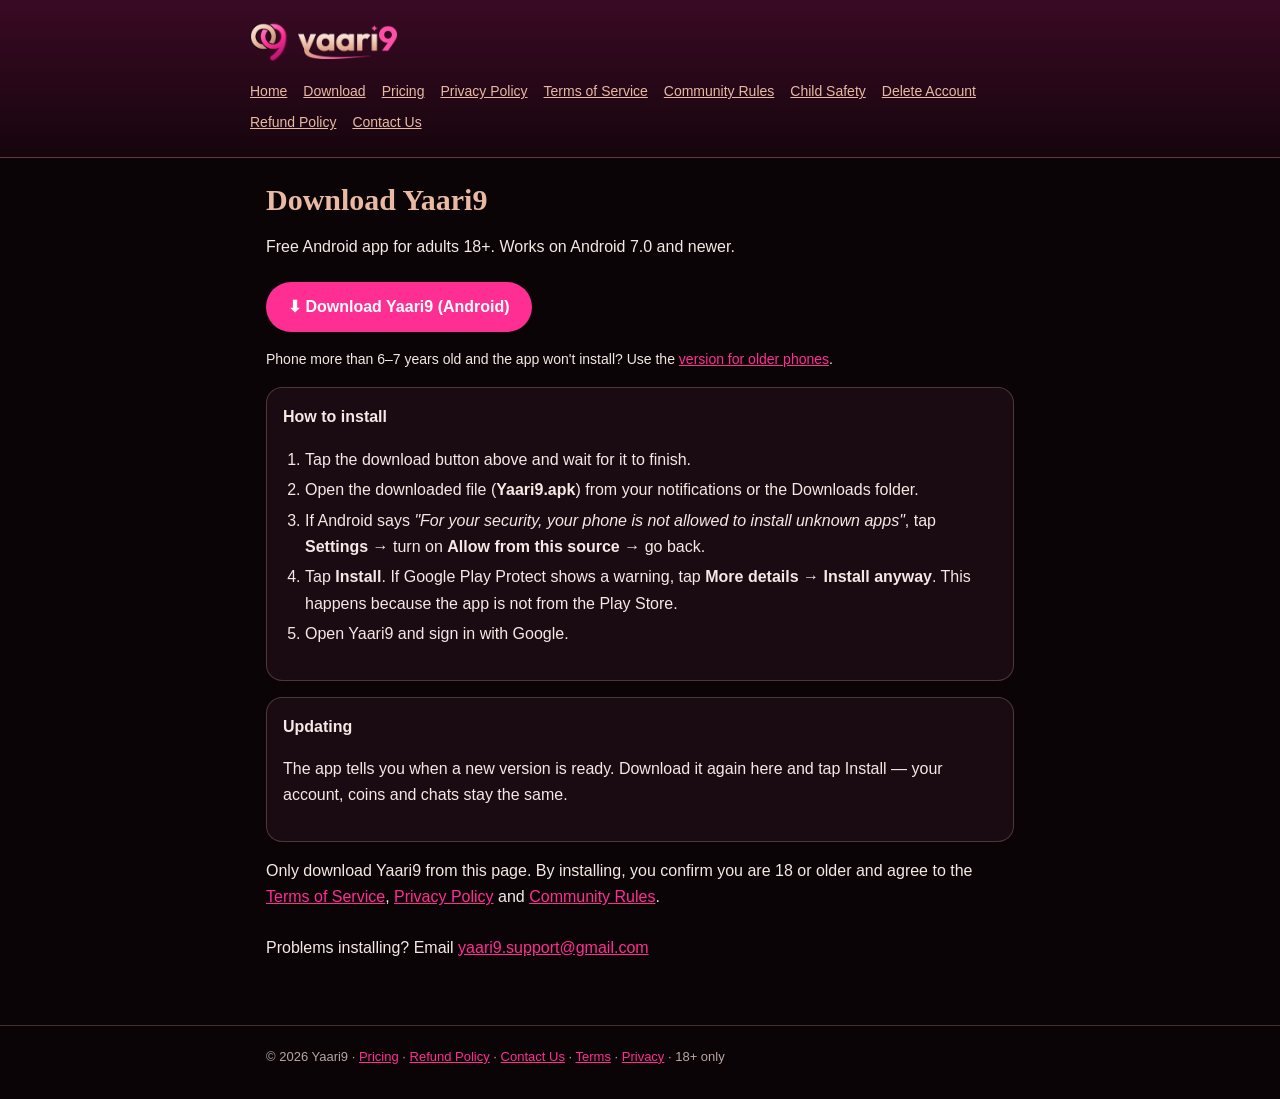
<file: download.html>
<!doctype html>
<html lang="en">
<head>
<meta charset="utf-8">
<meta name="viewport" content="width=device-width, initial-scale=1">
<title>Download – Yaari9</title>
<meta name="description" content="Yaari9 – meet new people over 1:1 video chat. Adults 18+ only.">
<meta name="theme-color" content="#0A0407">
<link rel="stylesheet" href="style.css">
<link rel="icon" type="image/png" href="favicon.png?v=2">
<link rel="apple-touch-icon" href="favicon.png?v=2">
</head>
<body>
<header><div class="wrap"><a class="logo" href="index.html"><img src="mark.png?v=2" alt="" width="38" height="40" style="width:38px;height:40px"><img src="wordmark.png?v=2" alt="Yaari9" width="99" height="34" style="width:99px;height:34px"></a><nav><a href="index.html">Home</a><a href="download.html">Download</a><a href="pricing.html">Pricing</a><a href="privacy.html">Privacy Policy</a><a href="terms.html">Terms of Service</a><a href="community.html">Community Rules</a><a href="child-safety.html">Child Safety</a><a href="delete-account.html">Delete Account</a><a href="refund.html">Refund Policy</a><a href="contact.html">Contact Us</a></nav></div></header>
<main><div class="wrap">

<h1>Download Yaari9</h1>
<p>Free Android app for adults 18+. Works on Android 7.0 and newer.</p>
<p><a class="btn" href="https://github.com/HM5891/yaari9/releases/latest/download/Yaari9.apk">⬇ Download Yaari9 (Android)</a></p>
<p style="font-size:14px">Phone more than 6–7 years old and the app won't install? Use the <a href="https://github.com/HM5891/yaari9/releases/latest/download/Yaari9-older-phones.apk">version for older phones</a>.</p>
<div class="box">
<strong>How to install</strong>
<ol>
<li>Tap the download button above and wait for it to finish.</li>
<li>Open the downloaded file (<b>Yaari9.apk</b>) from your notifications or the Downloads folder.</li>
<li>If Android says <i>"For your security, your phone is not allowed to install unknown apps"</i>, tap <b>Settings</b> → turn on <b>Allow from this source</b> → go back.</li>
<li>Tap <b>Install</b>. If Google Play Protect shows a warning, tap <b>More details</b> → <b>Install anyway</b>. This happens because the app is not from the Play Store.</li>
<li>Open Yaari9 and sign in with Google.</li>
</ol>
</div>
<div class="box">
<strong>Updating</strong>
<p>The app tells you when a new version is ready. Download it again here and tap Install — your account, coins and chats stay the same.</p>
</div>
<p>Only download Yaari9 from this page. By installing, you confirm you are 18 or older and agree to the <a href="terms.html">Terms of Service</a>, <a href="privacy.html">Privacy Policy</a> and <a href="community.html">Community Rules</a>.</p>
<p style="margin-top:24px">Problems installing? Email <a href="mailto:yaari9.support@gmail.com">yaari9.support@gmail.com</a></p>

</div></main>
<footer><div class="wrap">© 2026 Yaari9 · <a href="pricing.html">Pricing</a> · <a href="refund.html">Refund Policy</a> · <a href="contact.html">Contact Us</a> · <a href="terms.html">Terms</a> · <a href="privacy.html">Privacy</a> · 18+ only</div></footer>
</body>
</html>
</file>
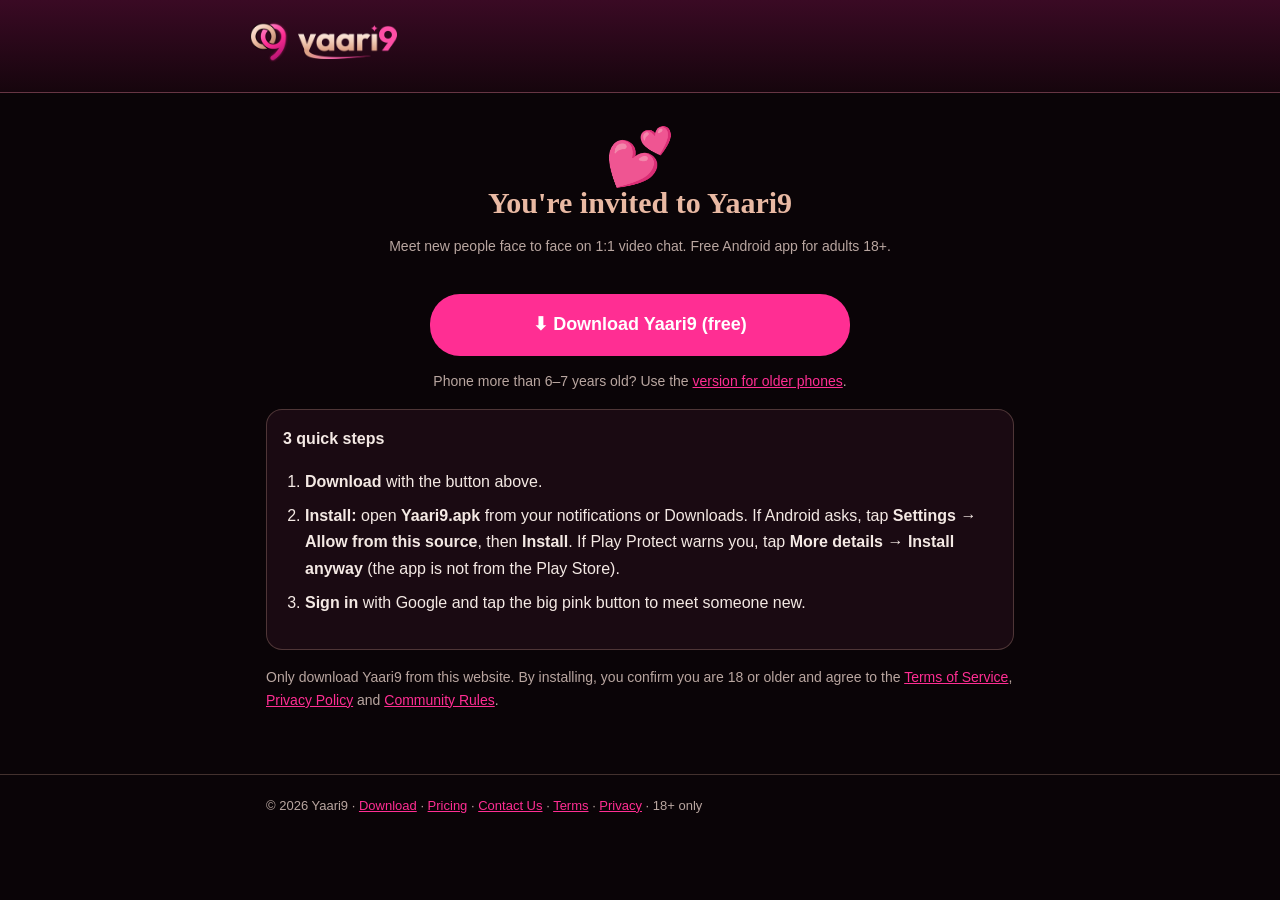
<file: invite.html>
<!doctype html>
<html lang="en">
<head>
<meta charset="utf-8">
<meta name="viewport" content="width=device-width, initial-scale=1">
<title>You're invited – Yaari9</title>
<meta name="description" content="Your friend invited you to Yaari9. Download free and you both get free coins. Adults 18+ only.">
<meta name="theme-color" content="#0A0407">
<meta property="og:type" content="website">
<meta property="og:site_name" content="Yaari9">
<meta property="og:title" content="You're invited to Yaari9 💕">
<meta property="og:description" content="Meet new people on 1:1 video chat. Use my invite code and we both get free coins! 18+ only.">
<meta property="og:url" content="https://hm5891.github.io/yaari9/invite.html">
<meta property="og:image" content="https://hm5891.github.io/yaari9/og.png?v=2">
<meta property="og:image:width" content="1200">
<meta property="og:image:height" content="630">
<meta name="twitter:card" content="summary_large_image">
<link rel="stylesheet" href="style.css">
<link rel="icon" type="image/png" href="favicon.png?v=2">
<link rel="apple-touch-icon" href="favicon.png?v=2">
<style>
.hero{text-align:center;padding:12px 0 4px}
.hero .emoji{font-size:56px;line-height:1}
.code{display:inline-block;margin:14px 0 6px;padding:12px 26px;border:1.5px solid var(--rose);border-radius:16px;background:var(--card);
  font:700 34px Georgia,"Times New Roman",serif;letter-spacing:8px;color:var(--rose)}
.big{display:block;text-align:center;font-size:18px;padding:16px 22px;margin:18px auto 8px;max-width:420px}
.copy{background:none;border:1.5px solid var(--pink);color:var(--pink);font-weight:700;border-radius:30px;padding:8px 18px;font-size:14px;cursor:pointer}
.ok{color:#22C55E;font-size:14px;min-height:20px}
.steps li{margin:8px 0}
</style>
</head>
<body>
<header><div class="wrap"><a class="logo" href="index.html"><img src="mark.png?v=2" alt="" width="38" height="40" style="width:38px;height:40px"><img src="wordmark.png?v=2" alt="Yaari9" width="99" height="34" style="width:99px;height:34px"></a></div></header>
<main><div class="wrap">

<div class="hero">
  <div class="emoji">💕</div>
  <h1 id="title">You're invited to Yaari9</h1>
  <p class="muted">Meet new people face to face on 1:1 video chat. Free Android app for adults 18+.</p>
  <div id="withCode" hidden>
    <p style="margin:12px 0 0">Your friend's invite code:</p>
    <div class="code" id="code">——</div>
    <div><button class="copy" id="copyBtn" type="button">Copy code</button></div>
    <div class="ok" id="copied"></div>
    <p>Enter it in the app and <b>you both get <span id="reward">50</span> free coins</b> after your first video chat 🎁</p>
  </div>
</div>

<a class="btn big" id="dl" href="https://github.com/HM5891/yaari9/releases/latest/download/Yaari9.apk">⬇ Download Yaari9 (free)</a>
<p class="muted" style="text-align:center">Phone more than 6–7 years old? Use the <a href="https://github.com/HM5891/yaari9/releases/latest/download/Yaari9-older-phones.apk">version for older phones</a>.</p>

<div class="box">
<strong>3 quick steps</strong>
<ol class="steps">
<li><b>Download</b> with the button above. <span id="autoCopyNote" hidden>Your invite code is copied for you.</span></li>
<li><b>Install:</b> open <b>Yaari9.apk</b> from your notifications or Downloads. If Android asks, tap <b>Settings → Allow from this source</b>, then <b>Install</b>. If Play Protect warns you, tap <b>More details → Install anyway</b> (the app is not from the Play Store).</li>
<li id="step3"><b>Sign in</b> with Google, then go to <b>Me → "Have an invite code? Enter it"</b> and paste the code.</li>
</ol>
</div>

<p class="muted">Only download Yaari9 from this website. By installing, you confirm you are 18 or older and agree to the <a href="terms.html">Terms of Service</a>, <a href="privacy.html">Privacy Policy</a> and <a href="community.html">Community Rules</a>.</p>

</div></main>
<footer><div class="wrap">© 2026 Yaari9 · <a href="download.html">Download</a> · <a href="pricing.html">Pricing</a> · <a href="contact.html">Contact Us</a> · <a href="terms.html">Terms</a> · <a href="privacy.html">Privacy</a> · 18+ only</div></footer>
<script>
(function () {
  var p = new URLSearchParams(location.search);
  var code = (p.get('c') || p.get('code') || '').toUpperCase().replace(/[^A-Z0-9]/g, '').slice(0, 12);
  var reward = (p.get('r') || '').replace(/[^0-9]/g, '').slice(0, 4);
  if (reward) document.getElementById('reward').textContent = reward;
  if (!code) {
    document.getElementById('step3').innerHTML = '<b>Sign in</b> with Google and tap the big pink button to meet someone new.';
    return;
  }
  document.getElementById('withCode').hidden = false;
  document.getElementById('autoCopyNote').hidden = false;
  document.getElementById('code').textContent = code;
  document.getElementById('title').textContent = 'Your friend invited you 💕';

  function copy(then) {
    var done = function () {
      document.getElementById('copied').textContent = '✓ Code copied — paste it in the app';
      if (then) then();
    };
    if (navigator.clipboard && navigator.clipboard.writeText) {
      navigator.clipboard.writeText(code).then(done, function () { fallback(); done(); });
    } else { fallback(); done(); }
  }
  function fallback() {
    var t = document.createElement('textarea');
    t.value = code; t.setAttribute('readonly', ''); t.style.position = 'absolute'; t.style.left = '-9999px';
    document.body.appendChild(t); t.select();
    try { document.execCommand('copy'); } catch (e) {}
    document.body.removeChild(t);
  }
  document.getElementById('copyBtn').addEventListener('click', function () { copy(); });
  // the download button also copies the code, so the app can fill it in after install
  var dl = document.getElementById('dl');
  dl.addEventListener('click', function (e) {
    e.preventDefault();
    var href = dl.href;
    copy(function () { location.href = href; });
  });
})();
</script>
</body>
</html>
</file>
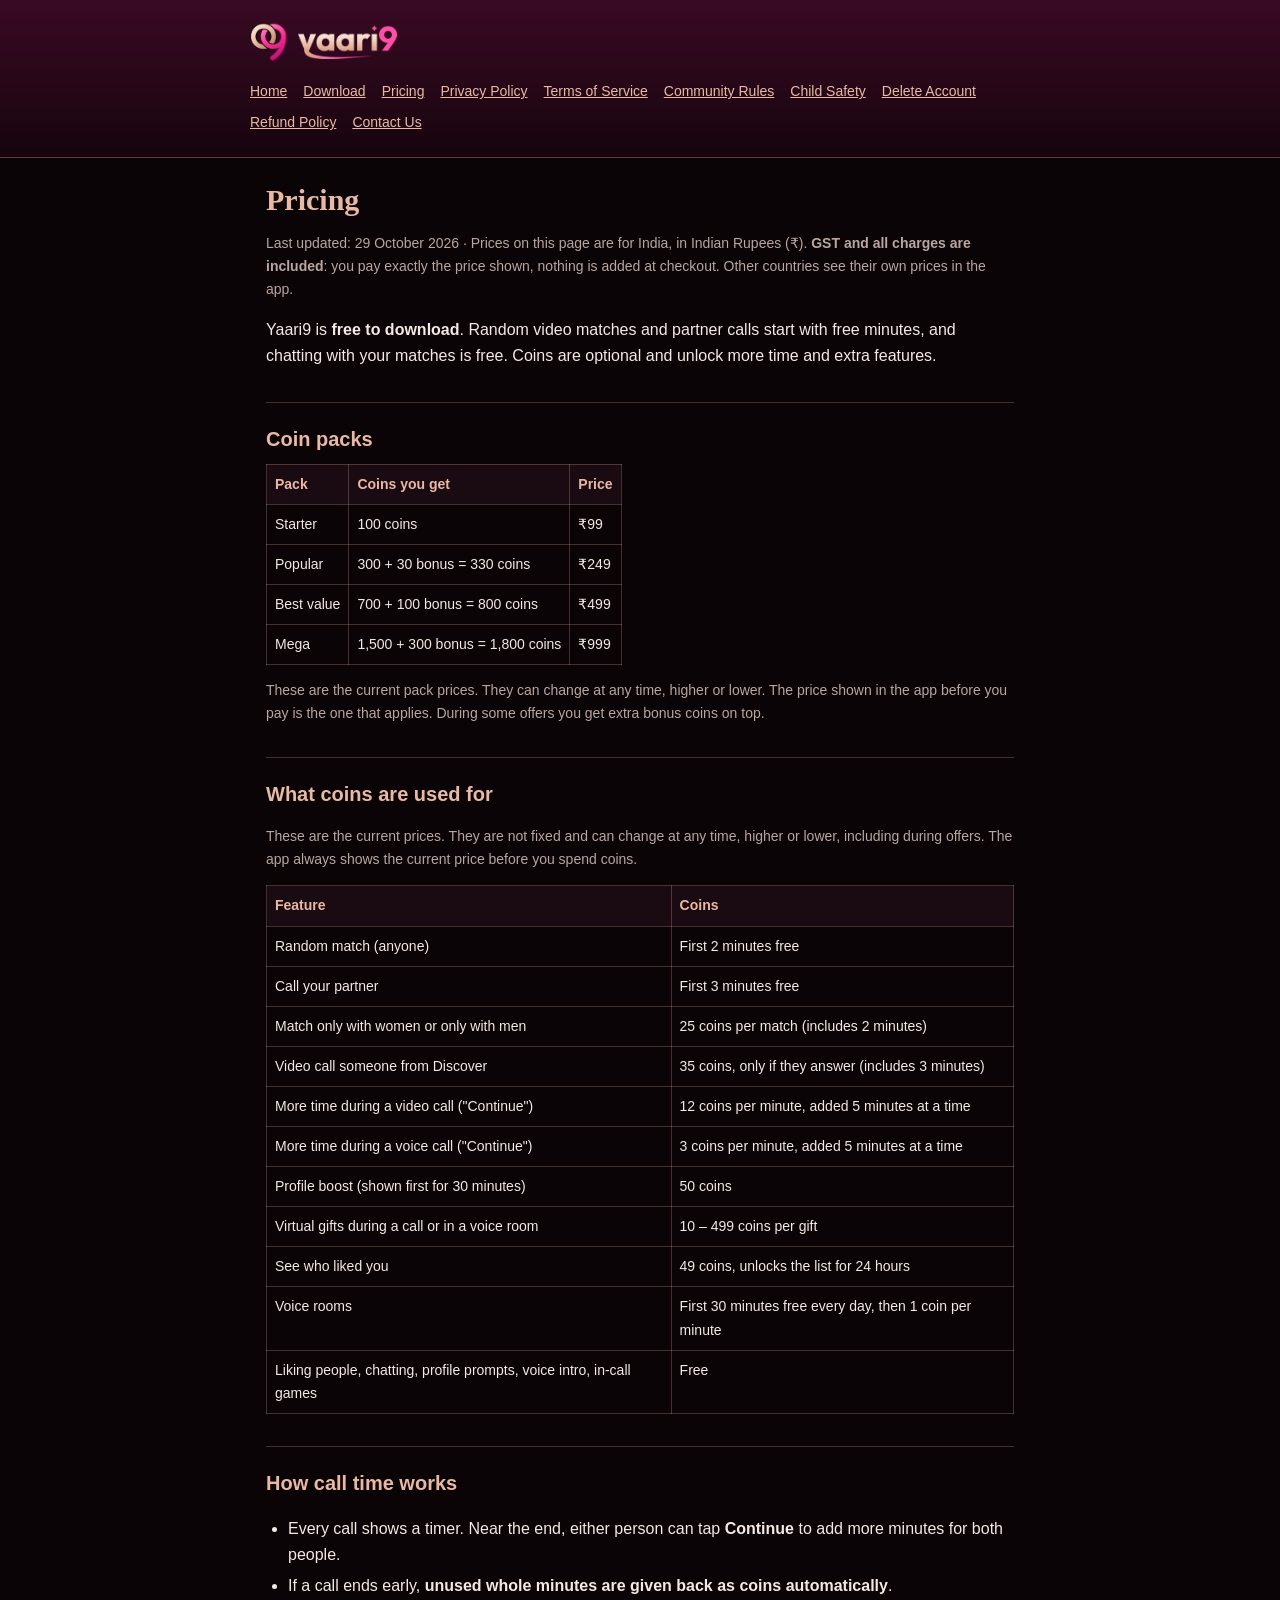
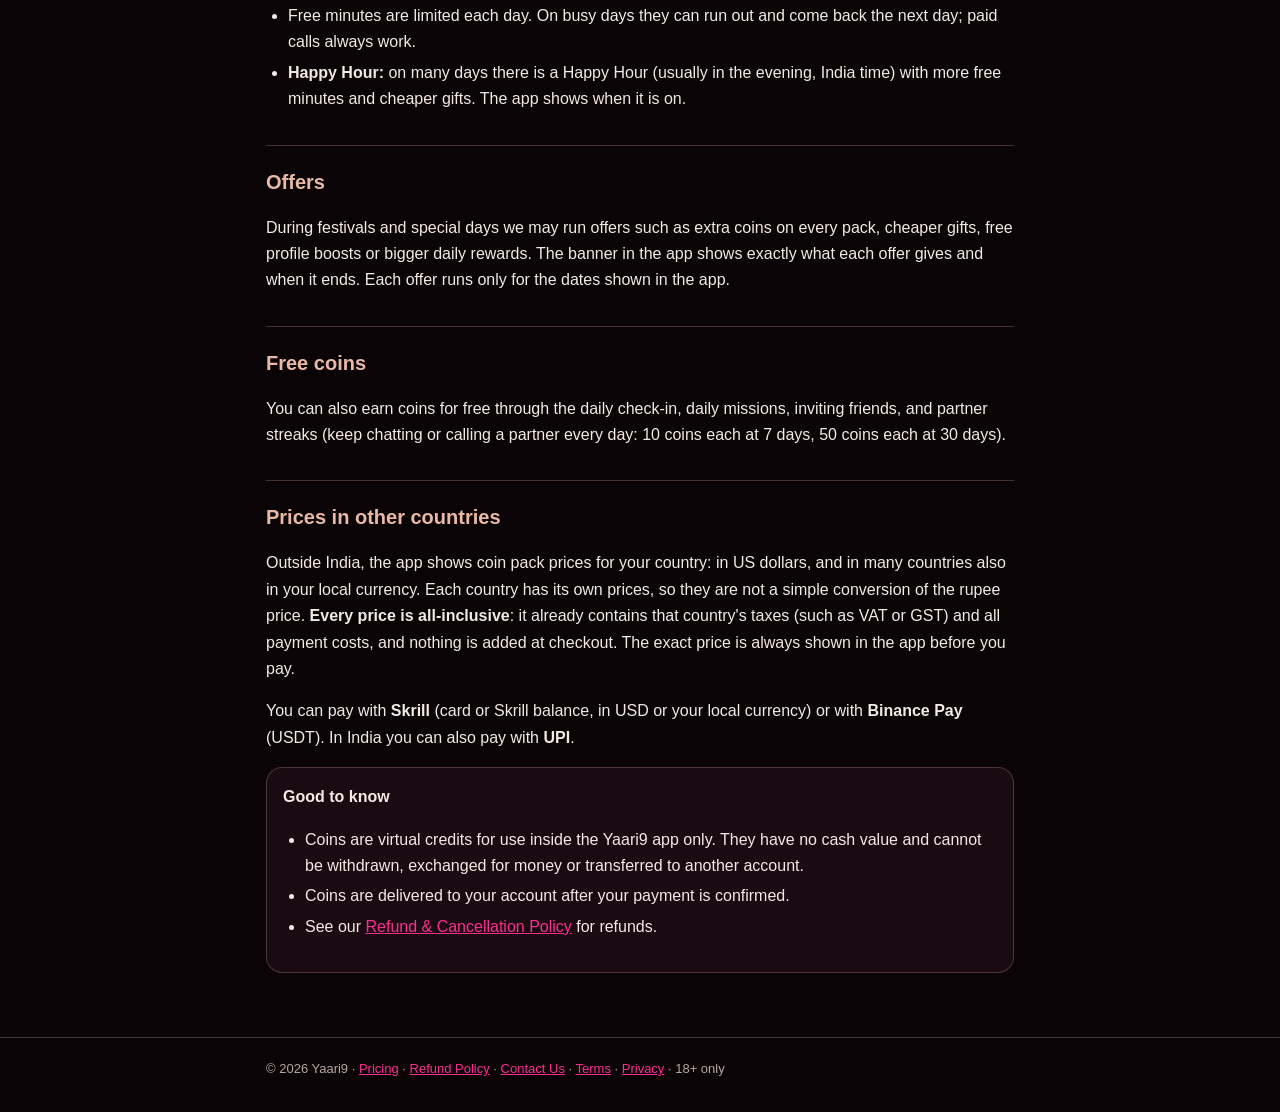
<file: pricing.html>
<!doctype html>
<html lang="en">
<head>
<meta charset="utf-8">
<meta name="viewport" content="width=device-width, initial-scale=1">
<title>Pricing – Yaari9</title>
<meta name="description" content="Yaari9 coin prices in Indian Rupees.">
<meta name="theme-color" content="#0A0407">
<link rel="stylesheet" href="style.css">
<link rel="icon" type="image/png" href="favicon.png?v=2">
<link rel="apple-touch-icon" href="favicon.png?v=2">
</head>
<body>
<header><div class="wrap"><a class="logo" href="index.html"><img src="mark.png?v=2" alt="" width="38" height="40" style="width:38px;height:40px"><img src="wordmark.png?v=2" alt="Yaari9" width="99" height="34" style="width:99px;height:34px"></a><nav><a href="index.html">Home</a><a href="download.html">Download</a><a href="pricing.html">Pricing</a><a href="privacy.html">Privacy Policy</a><a href="terms.html">Terms of Service</a><a href="community.html">Community Rules</a><a href="child-safety.html">Child Safety</a><a href="delete-account.html">Delete Account</a><a href="refund.html">Refund Policy</a><a href="contact.html">Contact Us</a></nav></div></header>
<main><div class="wrap">

<h1>Pricing</h1>
<p class="muted">Last updated: 29 October 2026 · Prices on this page are for India, in Indian Rupees (₹). <b>GST and all charges are included</b>: you pay exactly the price shown, nothing is added at checkout. Other countries see their own prices in the app.</p>
<p>Yaari9 is <b>free to download</b>. Random video matches and partner calls start with free minutes, and chatting with your matches is free. Coins are optional and unlock more time and extra features.</p>

<h2>Coin packs</h2>
<table>
<tr><th>Pack</th><th>Coins you get</th><th>Price</th></tr>
<tr><td>Starter</td><td>100 coins</td><td>₹99</td></tr>
<tr><td>Popular</td><td>300 + 30 bonus = 330 coins</td><td>₹249</td></tr>
<tr><td>Best value</td><td>700 + 100 bonus = 800 coins</td><td>₹499</td></tr>
<tr><td>Mega</td><td>1,500 + 300 bonus = 1,800 coins</td><td>₹999</td></tr>
</table>
<p class="muted">These are the current pack prices. They can change at any time, higher or lower. The price shown in the app before you pay is the one that applies. During some offers you get extra bonus coins on top.</p>

<h2>What coins are used for</h2>
<p class="muted">These are the current prices. They are not fixed and can change at any time, higher or lower, including during offers. The app always shows the current price before you spend coins.</p>
<table>
<tr><th>Feature</th><th>Coins</th></tr>
<tr><td>Random match (anyone)</td><td>First 2 minutes free</td></tr>
<tr><td>Call your partner</td><td>First 3 minutes free</td></tr>
<tr><td>Match only with women or only with men</td><td>25 coins per match (includes 2 minutes)</td></tr>
<tr><td>Video call someone from Discover</td><td>35 coins, only if they answer (includes 3 minutes)</td></tr>
<tr><td>More time during a video call ("Continue")</td><td>12 coins per minute, added 5 minutes at a time</td></tr>
<tr><td>More time during a voice call ("Continue")</td><td>3 coins per minute, added 5 minutes at a time</td></tr>
<tr><td>Profile boost (shown first for 30 minutes)</td><td>50 coins</td></tr>
<tr><td>Virtual gifts during a call or in a voice room</td><td>10 – 499 coins per gift</td></tr>
<tr><td>See who liked you</td><td>49 coins, unlocks the list for 24 hours</td></tr>
<tr><td>Voice rooms</td><td>First 30 minutes free every day, then 1 coin per minute</td></tr>
<tr><td>Liking people, chatting, profile prompts, voice intro, in-call games</td><td>Free</td></tr>
</table>

<h2>How call time works</h2>
<ul>
<li>Every call shows a timer. Near the end, either person can tap <b>Continue</b> to add more minutes for both people.</li>
<li>If a call ends early, <b>unused whole minutes are given back as coins automatically</b>.</li>
<li>Free minutes are limited each day. On busy days they can run out and come back the next day; paid calls always work.</li>
<li><b>Happy Hour:</b> on many days there is a Happy Hour (usually in the evening, India time) with more free minutes and cheaper gifts. The app shows when it is on.</li>
</ul>

<h2>Offers</h2>
<p>During festivals and special days we may run offers such as extra coins on every pack, cheaper gifts, free profile boosts or bigger daily rewards. The banner in the app shows exactly what each offer gives and when it ends. Each offer runs only for the dates shown in the app.</p>

<h2>Free coins</h2>
<p>You can also earn coins for free through the daily check-in, daily missions, inviting friends, and partner streaks (keep chatting or calling a partner every day: 10 coins each at 7 days, 50 coins each at 30 days).</p>
<h2>Prices in other countries</h2>
<p>Outside India, the app shows coin pack prices for your country: in US dollars, and in many countries also in your local currency. Each country has its own prices, so they are not a simple conversion of the rupee price. <b>Every price is all-inclusive</b>: it already contains that country's taxes (such as VAT or GST) and all payment costs, and nothing is added at checkout. The exact price is always shown in the app before you pay.</p>
<p>You can pay with <b>Skrill</b> (card or Skrill balance, in USD or your local currency) or with <b>Binance Pay</b> (USDT). In India you can also pay with <b>UPI</b>.</p>

<div class="box">
<strong>Good to know</strong>
<ul>
<li>Coins are virtual credits for use inside the Yaari9 app only. They have no cash value and cannot be withdrawn, exchanged for money or transferred to another account.</li>
<li>Coins are delivered to your account after your payment is confirmed.</li>
<li>See our <a href="refund.html">Refund &amp; Cancellation Policy</a> for refunds.</li>
</ul>
</div>

</div></main>
<footer><div class="wrap">© 2026 Yaari9 · <a href="pricing.html">Pricing</a> · <a href="refund.html">Refund Policy</a> · <a href="contact.html">Contact Us</a> · <a href="terms.html">Terms</a> · <a href="privacy.html">Privacy</a> · 18+ only</div></footer>
</body>
</html>
</file>
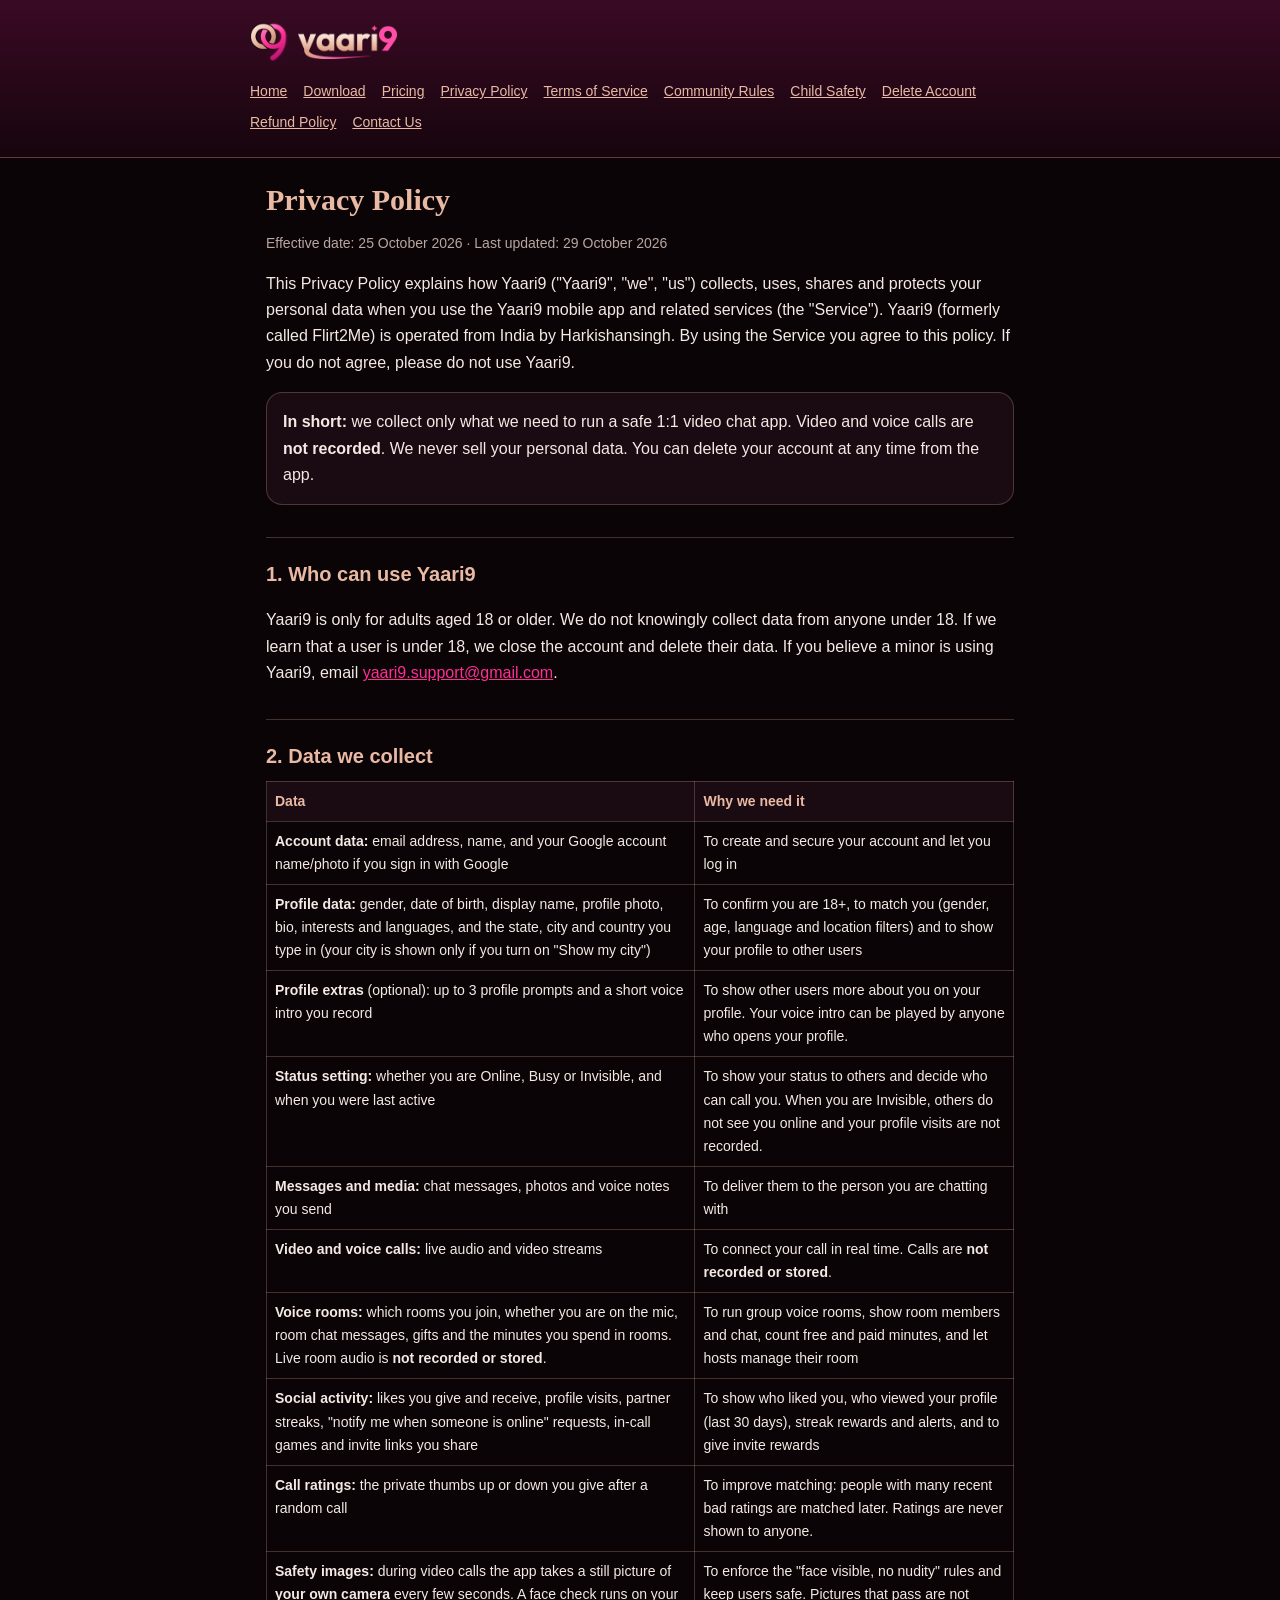
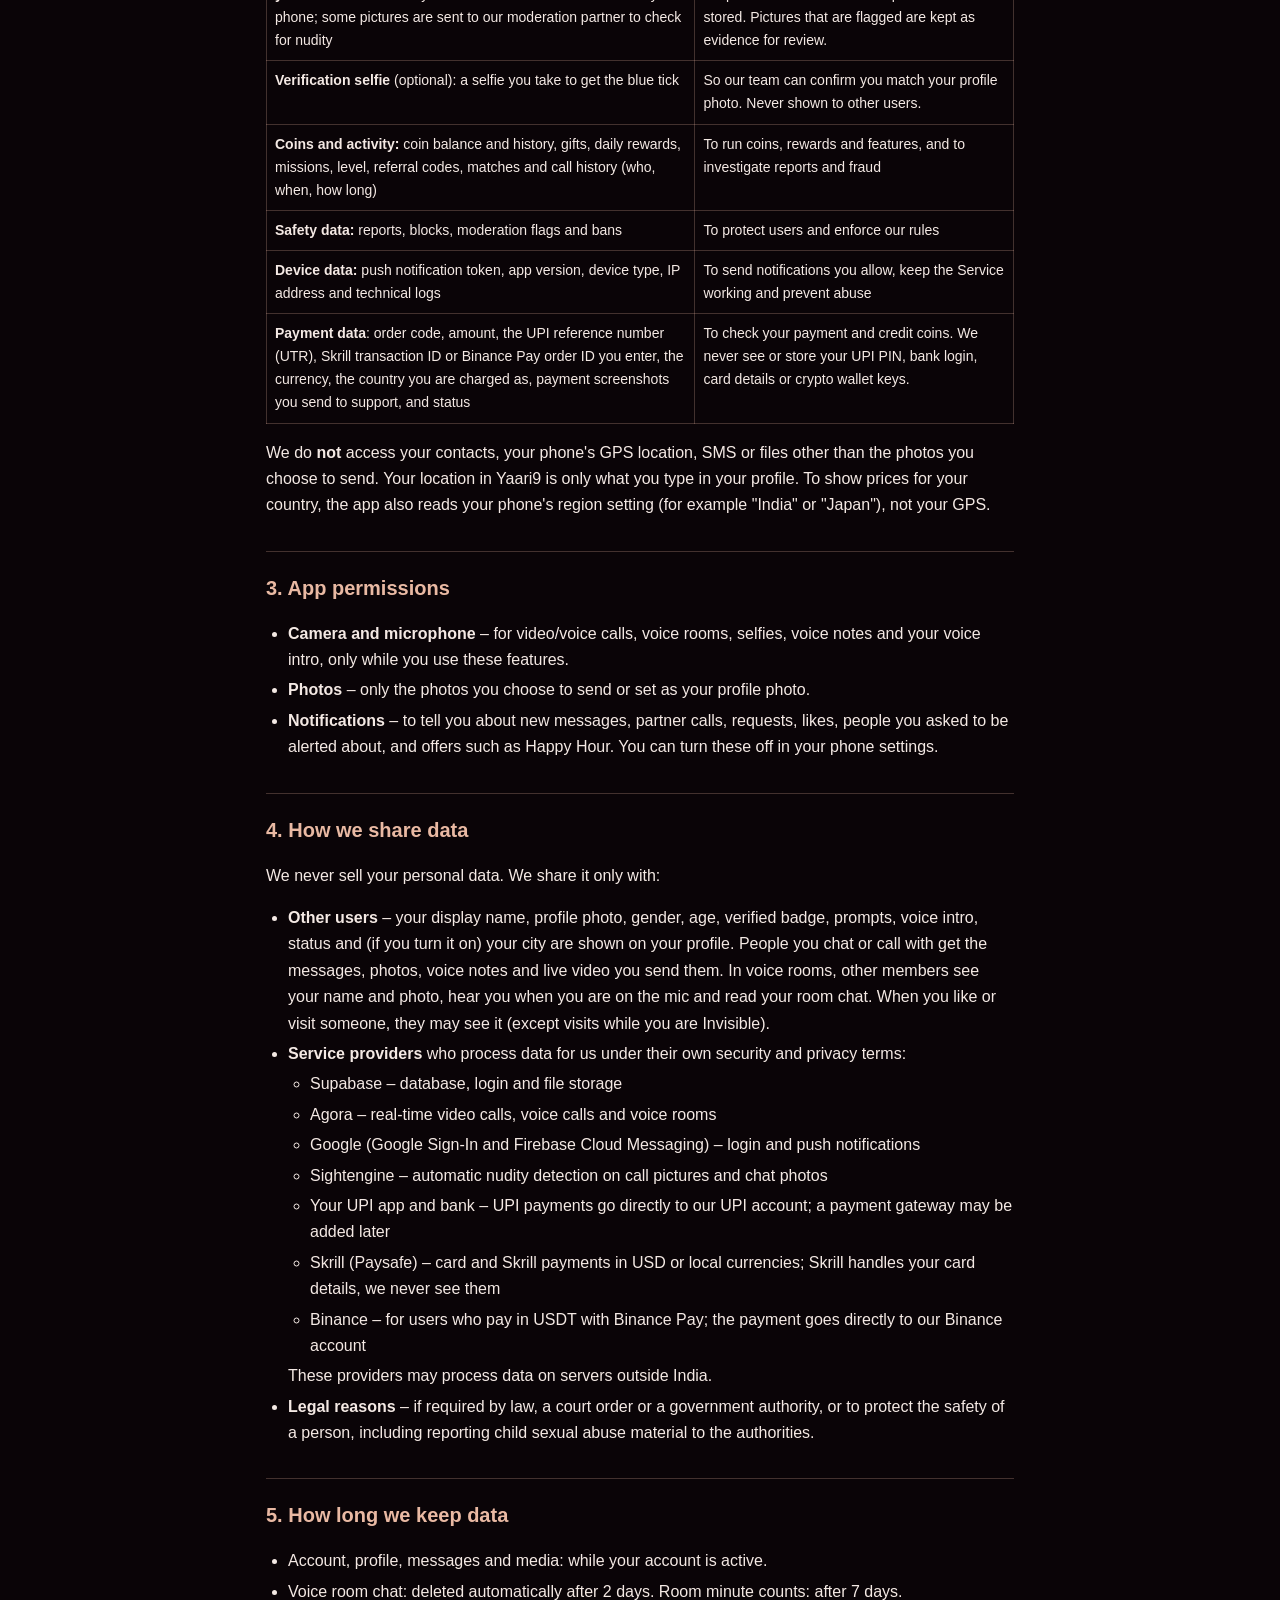
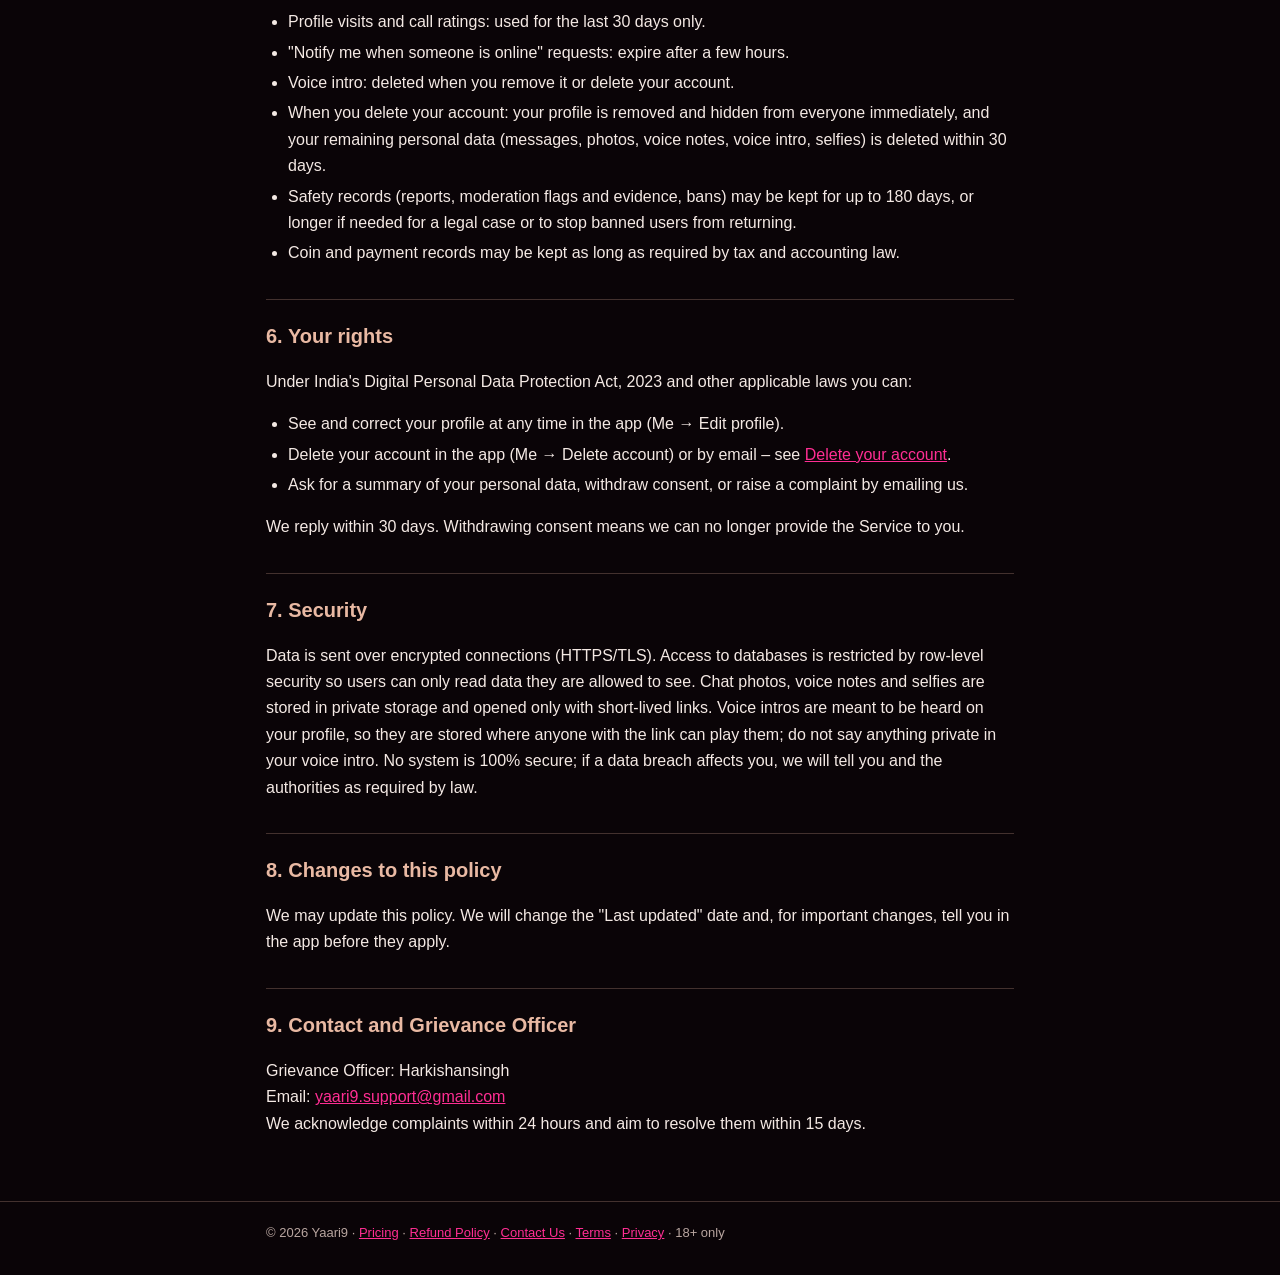
<file: privacy.html>
<!doctype html>
<html lang="en">
<head>
<meta charset="utf-8">
<meta name="viewport" content="width=device-width, initial-scale=1">
<title>Privacy Policy – Yaari9</title>
<meta name="description" content="How Yaari9 collects, uses and protects your personal data.">
<meta name="theme-color" content="#0A0407">
<link rel="stylesheet" href="style.css">
<link rel="icon" type="image/png" href="favicon.png?v=2">
<link rel="apple-touch-icon" href="favicon.png?v=2">
</head>
<body>
<header><div class="wrap"><a class="logo" href="index.html"><img src="mark.png?v=2" alt="" width="38" height="40" style="width:38px;height:40px"><img src="wordmark.png?v=2" alt="Yaari9" width="99" height="34" style="width:99px;height:34px"></a><nav><a href="index.html">Home</a><a href="download.html">Download</a><a href="pricing.html">Pricing</a><a href="privacy.html">Privacy Policy</a><a href="terms.html">Terms of Service</a><a href="community.html">Community Rules</a><a href="child-safety.html">Child Safety</a><a href="delete-account.html">Delete Account</a><a href="refund.html">Refund Policy</a><a href="contact.html">Contact Us</a></nav></div></header>
<main><div class="wrap">

<h1>Privacy Policy</h1>
<p class="muted">Effective date: 25 October 2026 · Last updated: 29 October 2026</p>
<p>This Privacy Policy explains how Yaari9 ("Yaari9", "we", "us") collects, uses, shares and protects your personal data when you use the Yaari9 mobile app and related services (the "Service"). Yaari9 (formerly called Flirt2Me) is operated from India by Harkishansingh. By using the Service you agree to this policy. If you do not agree, please do not use Yaari9.</p>

<div class="box"><strong>In short:</strong> we collect only what we need to run a safe 1:1 video chat app. Video and voice calls are <b>not recorded</b>. We never sell your personal data. You can delete your account at any time from the app.</div>

<h2>1. Who can use Yaari9</h2>
<p>Yaari9 is only for adults aged 18 or older. We do not knowingly collect data from anyone under 18. If we learn that a user is under 18, we close the account and delete their data. If you believe a minor is using Yaari9, email <a href="mailto:yaari9.support@gmail.com">yaari9.support@gmail.com</a>.</p>

<h2>2. Data we collect</h2>
<table>
<tr><th>Data</th><th>Why we need it</th></tr>
<tr><td><b>Account data:</b> email address, name, and your Google account name/photo if you sign in with Google</td><td>To create and secure your account and let you log in</td></tr>
<tr><td><b>Profile data:</b> gender, date of birth, display name, profile photo, bio, interests and languages, and the state, city and country you type in (your city is shown only if you turn on "Show my city")</td><td>To confirm you are 18+, to match you (gender, age, language and location filters) and to show your profile to other users</td></tr>
<tr><td><b>Profile extras</b> (optional): up to 3 profile prompts and a short voice intro you record</td><td>To show other users more about you on your profile. Your voice intro can be played by anyone who opens your profile.</td></tr>
<tr><td><b>Status setting:</b> whether you are Online, Busy or Invisible, and when you were last active</td><td>To show your status to others and decide who can call you. When you are Invisible, others do not see you online and your profile visits are not recorded.</td></tr>
<tr><td><b>Messages and media:</b> chat messages, photos and voice notes you send</td><td>To deliver them to the person you are chatting with</td></tr>
<tr><td><b>Video and voice calls:</b> live audio and video streams</td><td>To connect your call in real time. Calls are <b>not recorded or stored</b>.</td></tr>
<tr><td><b>Voice rooms:</b> which rooms you join, whether you are on the mic, room chat messages, gifts and the minutes you spend in rooms. Live room audio is <b>not recorded or stored</b>.</td><td>To run group voice rooms, show room members and chat, count free and paid minutes, and let hosts manage their room</td></tr>
<tr><td><b>Social activity:</b> likes you give and receive, profile visits, partner streaks, "notify me when someone is online" requests, in-call games and invite links you share</td><td>To show who liked you, who viewed your profile (last 30 days), streak rewards and alerts, and to give invite rewards</td></tr>
<tr><td><b>Call ratings:</b> the private thumbs up or down you give after a random call</td><td>To improve matching: people with many recent bad ratings are matched later. Ratings are never shown to anyone.</td></tr>
<tr><td><b>Safety images:</b> during video calls the app takes a still picture of <b>your own camera</b> every few seconds. A face check runs on your phone; some pictures are sent to our moderation partner to check for nudity</td><td>To enforce the "face visible, no nudity" rules and keep users safe. Pictures that pass are not stored. Pictures that are flagged are kept as evidence for review.</td></tr>
<tr><td><b>Verification selfie</b> (optional): a selfie you take to get the blue tick</td><td>So our team can confirm you match your profile photo. Never shown to other users.</td></tr>
<tr><td><b>Coins and activity:</b> coin balance and history, gifts, daily rewards, missions, level, referral codes, matches and call history (who, when, how long)</td><td>To run coins, rewards and features, and to investigate reports and fraud</td></tr>
<tr><td><b>Safety data:</b> reports, blocks, moderation flags and bans</td><td>To protect users and enforce our rules</td></tr>
<tr><td><b>Device data:</b> push notification token, app version, device type, IP address and technical logs</td><td>To send notifications you allow, keep the Service working and prevent abuse</td></tr>
<tr><td><b>Payment data</b>: order code, amount, the UPI reference number (UTR), Skrill transaction ID or Binance Pay order ID you enter, the currency, the country you are charged as, payment screenshots you send to support, and status</td><td>To check your payment and credit coins. We never see or store your UPI PIN, bank login, card details or crypto wallet keys.</td></tr>
</table>
<p>We do <b>not</b> access your contacts, your phone's GPS location, SMS or files other than the photos you choose to send. Your location in Yaari9 is only what you type in your profile. To show prices for your country, the app also reads your phone's region setting (for example "India" or "Japan"), not your GPS.</p>

<h2>3. App permissions</h2>
<ul>
<li><b>Camera and microphone</b> – for video/voice calls, voice rooms, selfies, voice notes and your voice intro, only while you use these features.</li>
<li><b>Photos</b> – only the photos you choose to send or set as your profile photo.</li>
<li><b>Notifications</b> – to tell you about new messages, partner calls, requests, likes, people you asked to be alerted about, and offers such as Happy Hour. You can turn these off in your phone settings.</li>
</ul>

<h2>4. How we share data</h2>
<p>We never sell your personal data. We share it only with:</p>
<ul>
<li><b>Other users</b> – your display name, profile photo, gender, age, verified badge, prompts, voice intro, status and (if you turn it on) your city are shown on your profile. People you chat or call with get the messages, photos, voice notes and live video you send them. In voice rooms, other members see your name and photo, hear you when you are on the mic and read your room chat. When you like or visit someone, they may see it (except visits while you are Invisible).</li>
<li><b>Service providers</b> who process data for us under their own security and privacy terms:
<ul>
<li>Supabase – database, login and file storage</li>
<li>Agora – real-time video calls, voice calls and voice rooms</li>
<li>Google (Google Sign-In and Firebase Cloud Messaging) – login and push notifications</li>
<li>Sightengine – automatic nudity detection on call pictures and chat photos</li>
<li>Your UPI app and bank – UPI payments go directly to our UPI account; a payment gateway may be added later</li>
<li>Skrill (Paysafe) – card and Skrill payments in USD or local currencies; Skrill handles your card details, we never see them</li>
<li>Binance – for users who pay in USDT with Binance Pay; the payment goes directly to our Binance account</li>
</ul>
These providers may process data on servers outside India.</li>
<li><b>Legal reasons</b> – if required by law, a court order or a government authority, or to protect the safety of a person, including reporting child sexual abuse material to the authorities.</li>
</ul>

<h2>5. How long we keep data</h2>
<ul>
<li>Account, profile, messages and media: while your account is active.</li>
<li>Voice room chat: deleted automatically after 2 days. Room minute counts: after 7 days.</li>
<li>Profile visits and call ratings: used for the last 30 days only.</li>
<li>"Notify me when someone is online" requests: expire after a few hours.</li>
<li>Voice intro: deleted when you remove it or delete your account.</li>
<li>When you delete your account: your profile is removed and hidden from everyone immediately, and your remaining personal data (messages, photos, voice notes, voice intro, selfies) is deleted within 30 days.</li>
<li>Safety records (reports, moderation flags and evidence, bans) may be kept for up to 180 days, or longer if needed for a legal case or to stop banned users from returning.</li>
<li>Coin and payment records may be kept as long as required by tax and accounting law.</li>
</ul>

<h2>6. Your rights</h2>
<p>Under India's Digital Personal Data Protection Act, 2023 and other applicable laws you can:</p>
<ul>
<li>See and correct your profile at any time in the app (Me → Edit profile).</li>
<li>Delete your account in the app (Me → Delete account) or by email – see <a href="delete-account.html">Delete your account</a>.</li>
<li>Ask for a summary of your personal data, withdraw consent, or raise a complaint by emailing us.</li>
</ul>
<p>We reply within 30 days. Withdrawing consent means we can no longer provide the Service to you.</p>

<h2>7. Security</h2>
<p>Data is sent over encrypted connections (HTTPS/TLS). Access to databases is restricted by row-level security so users can only read data they are allowed to see. Chat photos, voice notes and selfies are stored in private storage and opened only with short-lived links. Voice intros are meant to be heard on your profile, so they are stored where anyone with the link can play them; do not say anything private in your voice intro. No system is 100% secure; if a data breach affects you, we will tell you and the authorities as required by law.</p>

<h2>8. Changes to this policy</h2>
<p>We may update this policy. We will change the "Last updated" date and, for important changes, tell you in the app before they apply.</p>

<h2>9. Contact and Grievance Officer</h2>
<p>Grievance Officer: Harkishansingh<br>
Email: <a href="mailto:yaari9.support@gmail.com">yaari9.support@gmail.com</a><br>
We acknowledge complaints within 24 hours and aim to resolve them within 15 days.</p>

</div></main>
<footer><div class="wrap">© 2026 Yaari9 · <a href="pricing.html">Pricing</a> · <a href="refund.html">Refund Policy</a> · <a href="contact.html">Contact Us</a> · <a href="terms.html">Terms</a> · <a href="privacy.html">Privacy</a> · 18+ only</div></footer>
</body>
</html>
</file>
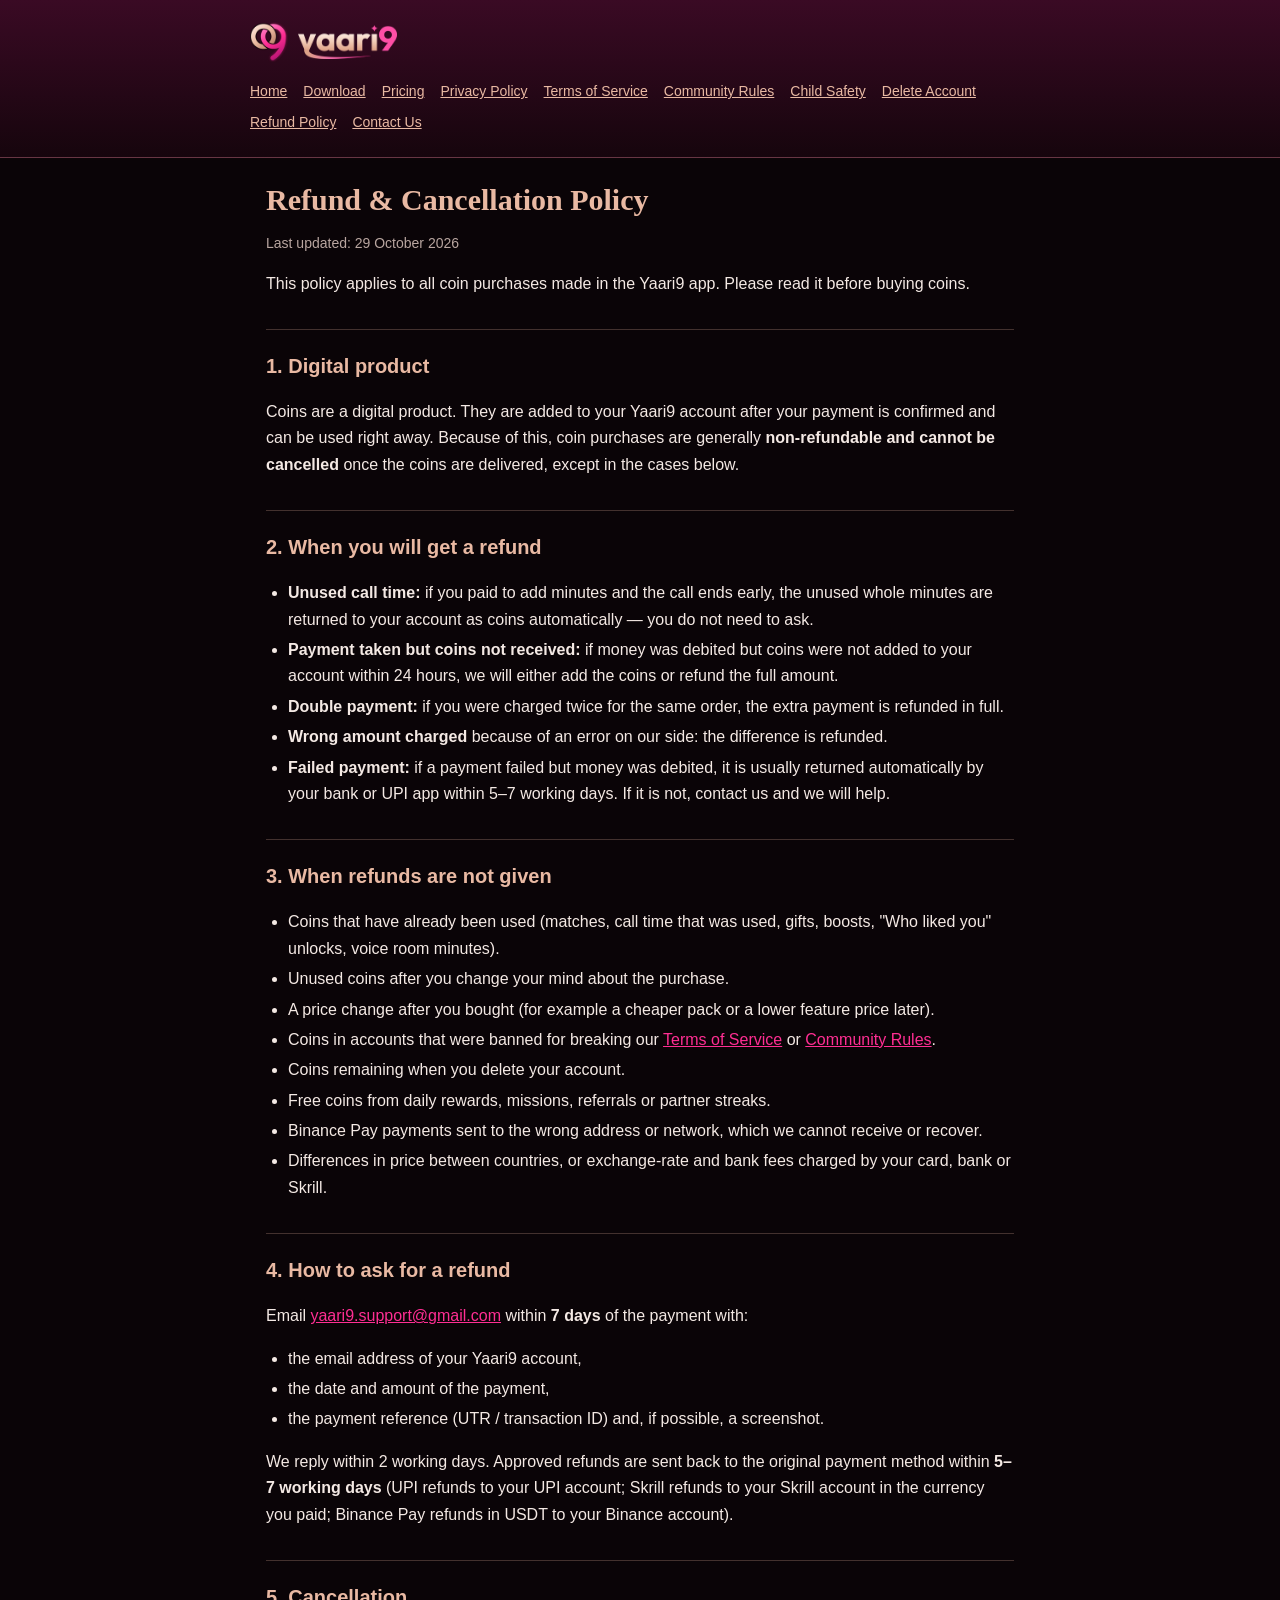
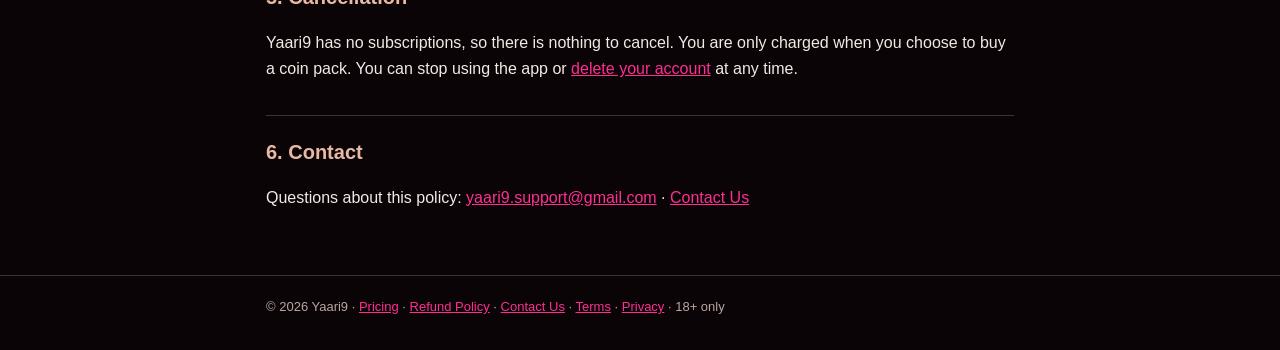
<file: refund.html>
<!doctype html>
<html lang="en">
<head>
<meta charset="utf-8">
<meta name="viewport" content="width=device-width, initial-scale=1">
<title>Refund & Cancellation Policy – Yaari9</title>
<meta name="description" content="Yaari9 refund and cancellation policy for coin purchases.">
<meta name="theme-color" content="#0A0407">
<link rel="stylesheet" href="style.css">
<link rel="icon" type="image/png" href="favicon.png?v=2">
<link rel="apple-touch-icon" href="favicon.png?v=2">
</head>
<body>
<header><div class="wrap"><a class="logo" href="index.html"><img src="mark.png?v=2" alt="" width="38" height="40" style="width:38px;height:40px"><img src="wordmark.png?v=2" alt="Yaari9" width="99" height="34" style="width:99px;height:34px"></a><nav><a href="index.html">Home</a><a href="download.html">Download</a><a href="pricing.html">Pricing</a><a href="privacy.html">Privacy Policy</a><a href="terms.html">Terms of Service</a><a href="community.html">Community Rules</a><a href="child-safety.html">Child Safety</a><a href="delete-account.html">Delete Account</a><a href="refund.html">Refund Policy</a><a href="contact.html">Contact Us</a></nav></div></header>
<main><div class="wrap">

<h1>Refund &amp; Cancellation Policy</h1>
<p class="muted">Last updated: 29 October 2026</p>
<p>This policy applies to all coin purchases made in the Yaari9 app. Please read it before buying coins.</p>

<h2>1. Digital product</h2>
<p>Coins are a digital product. They are added to your Yaari9 account after your payment is confirmed and can be used right away. Because of this, coin purchases are generally <b>non-refundable and cannot be cancelled</b> once the coins are delivered, except in the cases below.</p>

<h2>2. When you will get a refund</h2>
<ul>
<li><b>Unused call time:</b> if you paid to add minutes and the call ends early, the unused whole minutes are returned to your account as coins automatically — you do not need to ask.</li>
<li><b>Payment taken but coins not received:</b> if money was debited but coins were not added to your account within 24 hours, we will either add the coins or refund the full amount.</li>
<li><b>Double payment:</b> if you were charged twice for the same order, the extra payment is refunded in full.</li>
<li><b>Wrong amount charged</b> because of an error on our side: the difference is refunded.</li>
<li><b>Failed payment:</b> if a payment failed but money was debited, it is usually returned automatically by your bank or UPI app within 5–7 working days. If it is not, contact us and we will help.</li>
</ul>

<h2>3. When refunds are not given</h2>
<ul>
<li>Coins that have already been used (matches, call time that was used, gifts, boosts, "Who liked you" unlocks, voice room minutes).</li>
<li>Unused coins after you change your mind about the purchase.</li>
<li>A price change after you bought (for example a cheaper pack or a lower feature price later).</li>
<li>Coins in accounts that were banned for breaking our <a href="terms.html">Terms of Service</a> or <a href="community.html">Community Rules</a>.</li>
<li>Coins remaining when you delete your account.</li>
<li>Free coins from daily rewards, missions, referrals or partner streaks.</li>
<li>Binance Pay payments sent to the wrong address or network, which we cannot receive or recover.</li>
<li>Differences in price between countries, or exchange-rate and bank fees charged by your card, bank or Skrill.</li>
</ul>

<h2>4. How to ask for a refund</h2>
<p>Email <a href="mailto:yaari9.support@gmail.com">yaari9.support@gmail.com</a> within <b>7 days</b> of the payment with:</p>
<ul>
<li>the email address of your Yaari9 account,</li>
<li>the date and amount of the payment,</li>
<li>the payment reference (UTR / transaction ID) and, if possible, a screenshot.</li>
</ul>
<p>We reply within 2 working days. Approved refunds are sent back to the original payment method within <b>5–7 working days</b> (UPI refunds to your UPI account; Skrill refunds to your Skrill account in the currency you paid; Binance Pay refunds in USDT to your Binance account).</p>

<h2>5. Cancellation</h2>
<p>Yaari9 has no subscriptions, so there is nothing to cancel. You are only charged when you choose to buy a coin pack. You can stop using the app or <a href="delete-account.html">delete your account</a> at any time.</p>

<h2>6. Contact</h2>
<p>Questions about this policy: <a href="mailto:yaari9.support@gmail.com">yaari9.support@gmail.com</a> · <a href="contact.html">Contact Us</a></p>

</div></main>
<footer><div class="wrap">© 2026 Yaari9 · <a href="pricing.html">Pricing</a> · <a href="refund.html">Refund Policy</a> · <a href="contact.html">Contact Us</a> · <a href="terms.html">Terms</a> · <a href="privacy.html">Privacy</a> · 18+ only</div></footer>
</body>
</html>
</file>
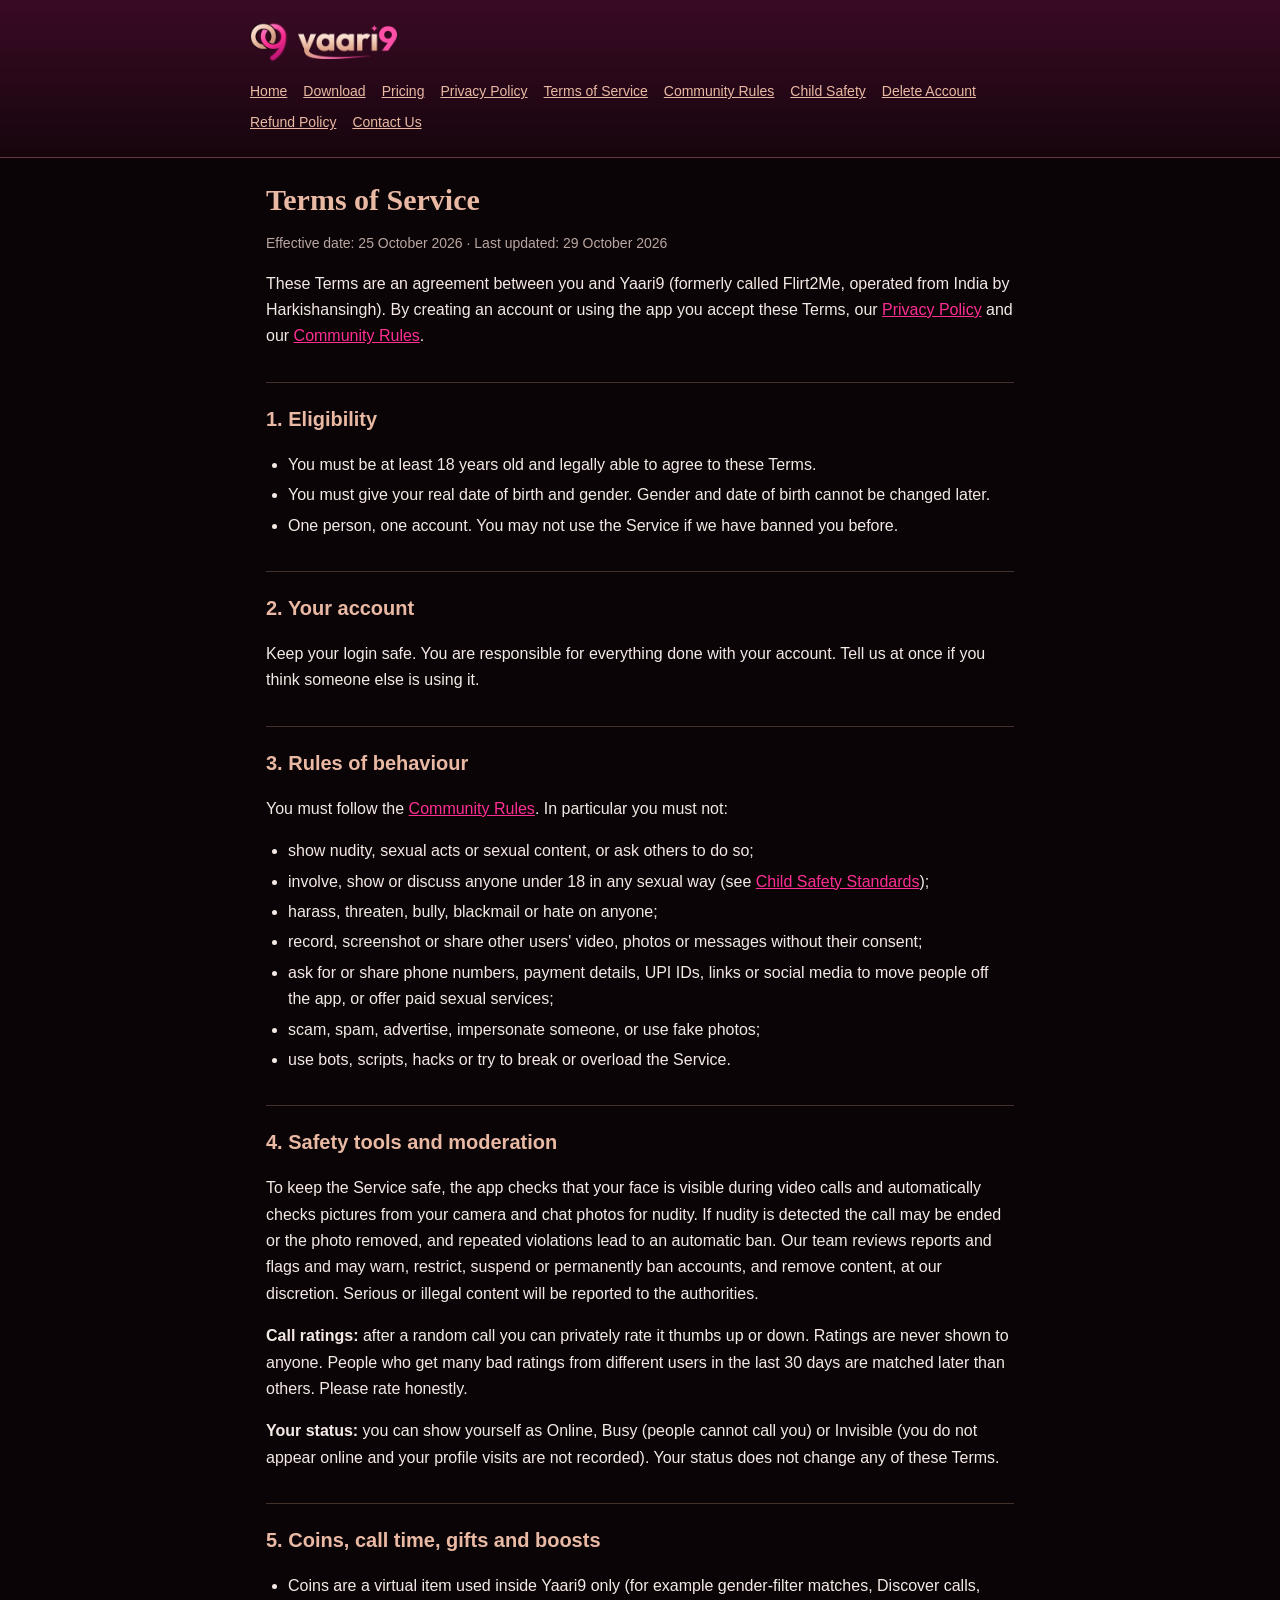
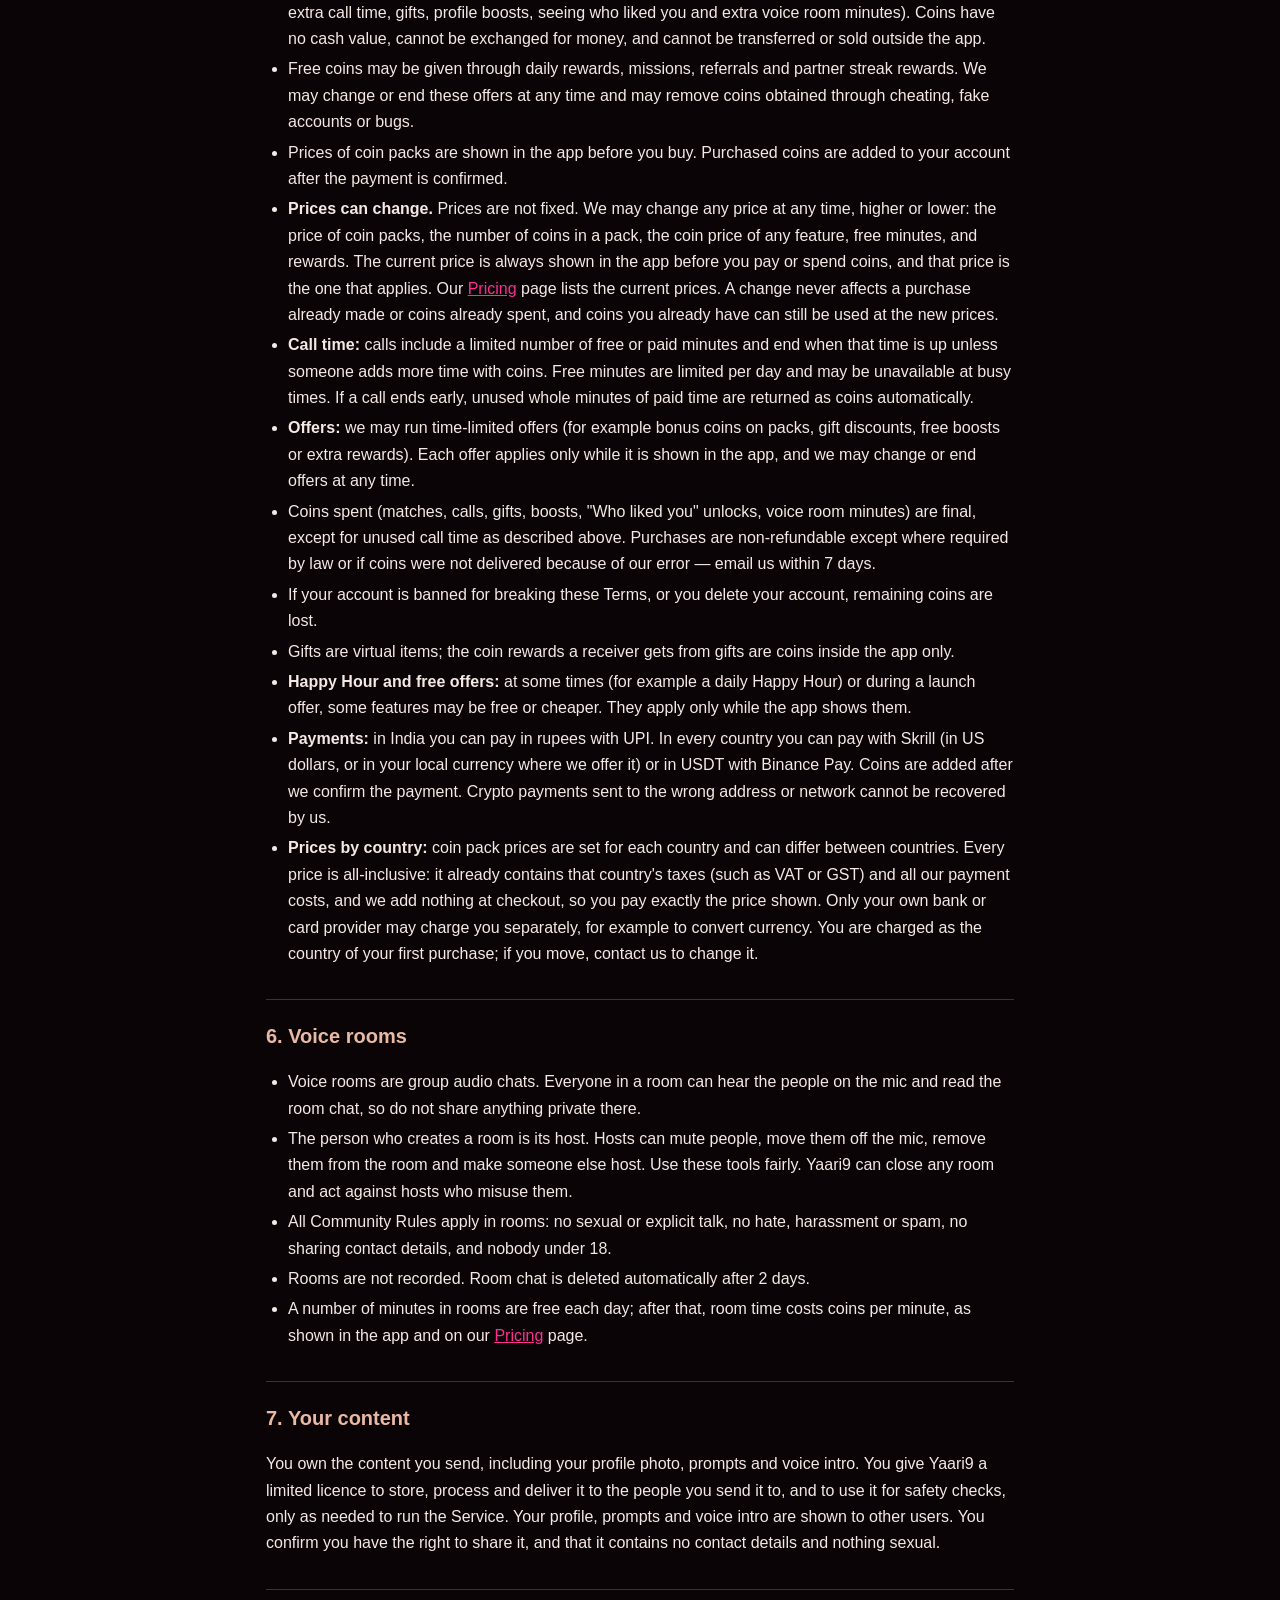
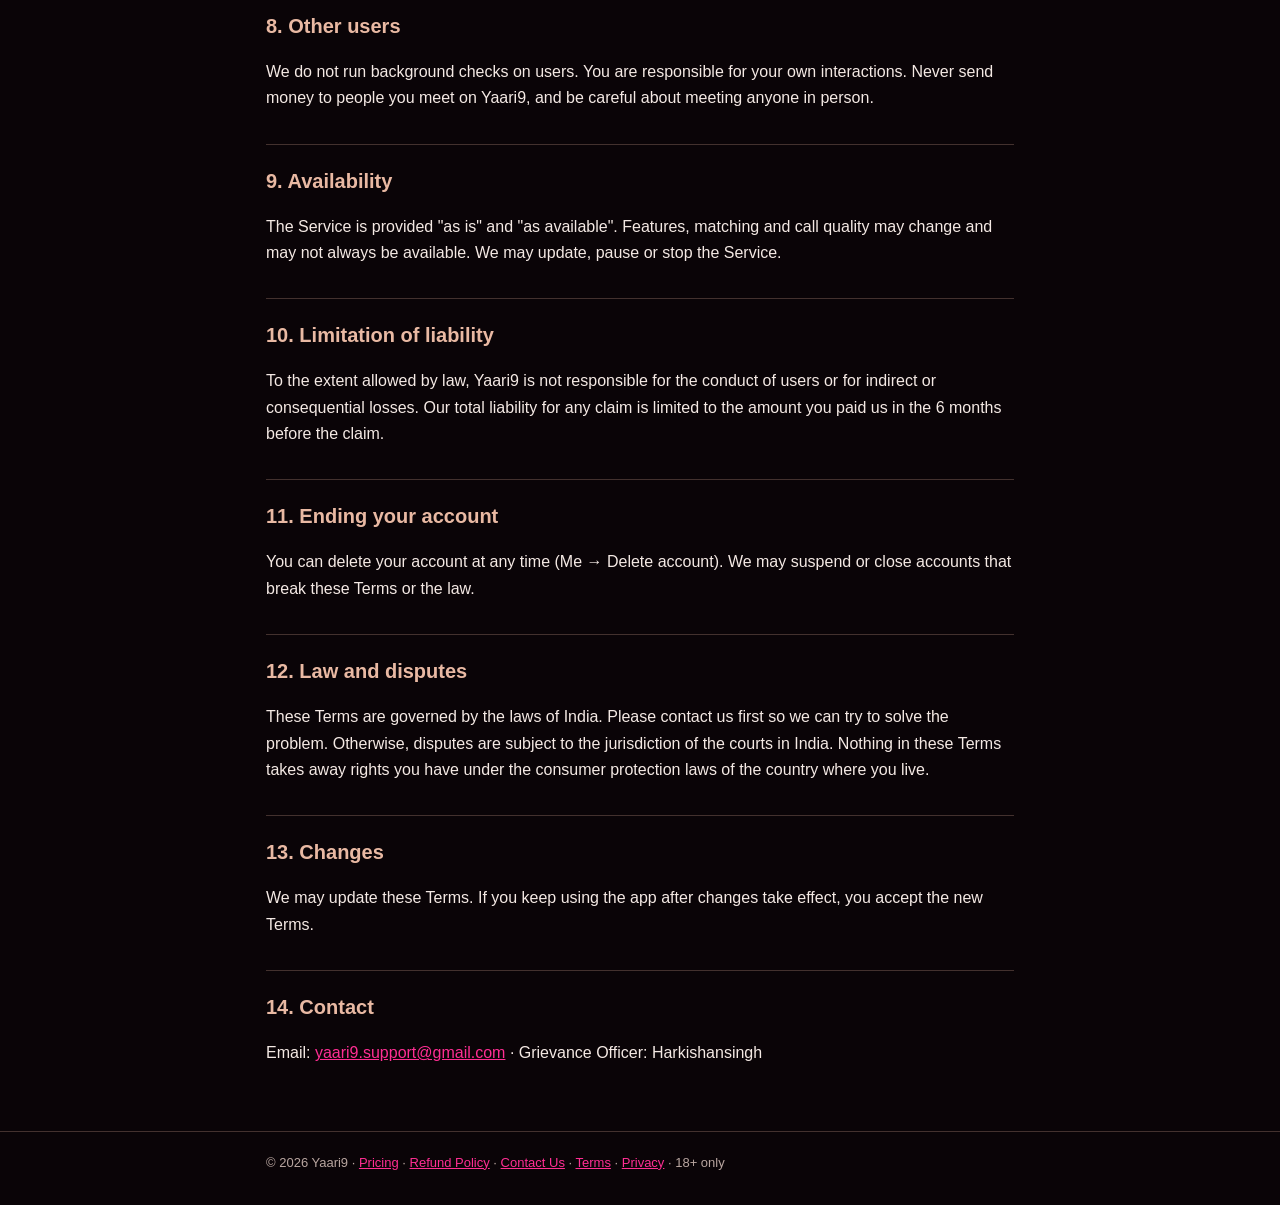
<file: terms.html>
<!doctype html>
<html lang="en">
<head>
<meta charset="utf-8">
<meta name="viewport" content="width=device-width, initial-scale=1">
<title>Terms of Service – Yaari9</title>
<meta name="description" content="The rules for using Yaari9, coins and gifts.">
<meta name="theme-color" content="#0A0407">
<link rel="stylesheet" href="style.css">
<link rel="icon" type="image/png" href="favicon.png?v=2">
<link rel="apple-touch-icon" href="favicon.png?v=2">
</head>
<body>
<header><div class="wrap"><a class="logo" href="index.html"><img src="mark.png?v=2" alt="" width="38" height="40" style="width:38px;height:40px"><img src="wordmark.png?v=2" alt="Yaari9" width="99" height="34" style="width:99px;height:34px"></a><nav><a href="index.html">Home</a><a href="download.html">Download</a><a href="pricing.html">Pricing</a><a href="privacy.html">Privacy Policy</a><a href="terms.html">Terms of Service</a><a href="community.html">Community Rules</a><a href="child-safety.html">Child Safety</a><a href="delete-account.html">Delete Account</a><a href="refund.html">Refund Policy</a><a href="contact.html">Contact Us</a></nav></div></header>
<main><div class="wrap">

<h1>Terms of Service</h1>
<p class="muted">Effective date: 25 October 2026 · Last updated: 29 October 2026</p>
<p>These Terms are an agreement between you and Yaari9 (formerly called Flirt2Me, operated from India by Harkishansingh). By creating an account or using the app you accept these Terms, our <a href="privacy.html">Privacy Policy</a> and our <a href="community.html">Community Rules</a>.</p>

<h2>1. Eligibility</h2>
<ul>
<li>You must be at least 18 years old and legally able to agree to these Terms.</li>
<li>You must give your real date of birth and gender. Gender and date of birth cannot be changed later.</li>
<li>One person, one account. You may not use the Service if we have banned you before.</li>
</ul>

<h2>2. Your account</h2>
<p>Keep your login safe. You are responsible for everything done with your account. Tell us at once if you think someone else is using it.</p>

<h2>3. Rules of behaviour</h2>
<p>You must follow the <a href="community.html">Community Rules</a>. In particular you must not:</p>
<ul>
<li>show nudity, sexual acts or sexual content, or ask others to do so;</li>
<li>involve, show or discuss anyone under 18 in any sexual way (see <a href="child-safety.html">Child Safety Standards</a>);</li>
<li>harass, threaten, bully, blackmail or hate on anyone;</li>
<li>record, screenshot or share other users' video, photos or messages without their consent;</li>
<li>ask for or share phone numbers, payment details, UPI IDs, links or social media to move people off the app, or offer paid sexual services;</li>
<li>scam, spam, advertise, impersonate someone, or use fake photos;</li>
<li>use bots, scripts, hacks or try to break or overload the Service.</li>
</ul>

<h2>4. Safety tools and moderation</h2>
<p>To keep the Service safe, the app checks that your face is visible during video calls and automatically checks pictures from your camera and chat photos for nudity. If nudity is detected the call may be ended or the photo removed, and repeated violations lead to an automatic ban. Our team reviews reports and flags and may warn, restrict, suspend or permanently ban accounts, and remove content, at our discretion. Serious or illegal content will be reported to the authorities.</p>
<p><b>Call ratings:</b> after a random call you can privately rate it thumbs up or down. Ratings are never shown to anyone. People who get many bad ratings from different users in the last 30 days are matched later than others. Please rate honestly.</p>
<p><b>Your status:</b> you can show yourself as Online, Busy (people cannot call you) or Invisible (you do not appear online and your profile visits are not recorded). Your status does not change any of these Terms.</p>

<h2>5. Coins, call time, gifts and boosts</h2>
<ul>
<li>Coins are a virtual item used inside Yaari9 only (for example gender-filter matches, Discover calls, extra call time, gifts, profile boosts, seeing who liked you and extra voice room minutes). Coins have no cash value, cannot be exchanged for money, and cannot be transferred or sold outside the app.</li>
<li>Free coins may be given through daily rewards, missions, referrals and partner streak rewards. We may change or end these offers at any time and may remove coins obtained through cheating, fake accounts or bugs.</li>
<li>Prices of coin packs are shown in the app before you buy. Purchased coins are added to your account after the payment is confirmed.</li>
<li><b>Prices can change.</b> Prices are not fixed. We may change any price at any time, higher or lower: the price of coin packs, the number of coins in a pack, the coin price of any feature, free minutes, and rewards. The current price is always shown in the app before you pay or spend coins, and that price is the one that applies. Our <a href="pricing.html">Pricing</a> page lists the current prices. A change never affects a purchase already made or coins already spent, and coins you already have can still be used at the new prices.</li>
<li><b>Call time:</b> calls include a limited number of free or paid minutes and end when that time is up unless someone adds more time with coins. Free minutes are limited per day and may be unavailable at busy times. If a call ends early, unused whole minutes of paid time are returned as coins automatically.</li>
<li><b>Offers:</b> we may run time-limited offers (for example bonus coins on packs, gift discounts, free boosts or extra rewards). Each offer applies only while it is shown in the app, and we may change or end offers at any time.</li>
<li>Coins spent (matches, calls, gifts, boosts, "Who liked you" unlocks, voice room minutes) are final, except for unused call time as described above. Purchases are non-refundable except where required by law or if coins were not delivered because of our error — email us within 7 days.</li>
<li>If your account is banned for breaking these Terms, or you delete your account, remaining coins are lost.</li>
<li>Gifts are virtual items; the coin rewards a receiver gets from gifts are coins inside the app only.</li>
<li><b>Happy Hour and free offers:</b> at some times (for example a daily Happy Hour) or during a launch offer, some features may be free or cheaper. They apply only while the app shows them.</li>
<li><b>Payments:</b> in India you can pay in rupees with UPI. In every country you can pay with Skrill (in US dollars, or in your local currency where we offer it) or in USDT with Binance Pay. Coins are added after we confirm the payment. Crypto payments sent to the wrong address or network cannot be recovered by us.</li>
<li><b>Prices by country:</b> coin pack prices are set for each country and can differ between countries. Every price is all-inclusive: it already contains that country's taxes (such as VAT or GST) and all our payment costs, and we add nothing at checkout, so you pay exactly the price shown. Only your own bank or card provider may charge you separately, for example to convert currency. You are charged as the country of your first purchase; if you move, contact us to change it.</li>
</ul>

<h2>6. Voice rooms</h2>
<ul>
<li>Voice rooms are group audio chats. Everyone in a room can hear the people on the mic and read the room chat, so do not share anything private there.</li>
<li>The person who creates a room is its host. Hosts can mute people, move them off the mic, remove them from the room and make someone else host. Use these tools fairly. Yaari9 can close any room and act against hosts who misuse them.</li>
<li>All Community Rules apply in rooms: no sexual or explicit talk, no hate, harassment or spam, no sharing contact details, and nobody under 18.</li>
<li>Rooms are not recorded. Room chat is deleted automatically after 2 days.</li>
<li>A number of minutes in rooms are free each day; after that, room time costs coins per minute, as shown in the app and on our <a href="pricing.html">Pricing</a> page.</li>
</ul>

<h2>7. Your content</h2>
<p>You own the content you send, including your profile photo, prompts and voice intro. You give Yaari9 a limited licence to store, process and deliver it to the people you send it to, and to use it for safety checks, only as needed to run the Service. Your profile, prompts and voice intro are shown to other users. You confirm you have the right to share it, and that it contains no contact details and nothing sexual.</p>

<h2>8. Other users</h2>
<p>We do not run background checks on users. You are responsible for your own interactions. Never send money to people you meet on Yaari9, and be careful about meeting anyone in person.</p>

<h2>9. Availability</h2>
<p>The Service is provided "as is" and "as available". Features, matching and call quality may change and may not always be available. We may update, pause or stop the Service.</p>

<h2>10. Limitation of liability</h2>
<p>To the extent allowed by law, Yaari9 is not responsible for the conduct of users or for indirect or consequential losses. Our total liability for any claim is limited to the amount you paid us in the 6 months before the claim.</p>

<h2>11. Ending your account</h2>
<p>You can delete your account at any time (Me → Delete account). We may suspend or close accounts that break these Terms or the law.</p>

<h2>12. Law and disputes</h2>
<p>These Terms are governed by the laws of India. Please contact us first so we can try to solve the problem. Otherwise, disputes are subject to the jurisdiction of the courts in India. Nothing in these Terms takes away rights you have under the consumer protection laws of the country where you live.</p>

<h2>13. Changes</h2>
<p>We may update these Terms. If you keep using the app after changes take effect, you accept the new Terms.</p>

<h2>14. Contact</h2>
<p>Email: <a href="mailto:yaari9.support@gmail.com">yaari9.support@gmail.com</a> · Grievance Officer: Harkishansingh</p>

</div></main>
<footer><div class="wrap">© 2026 Yaari9 · <a href="pricing.html">Pricing</a> · <a href="refund.html">Refund Policy</a> · <a href="contact.html">Contact Us</a> · <a href="terms.html">Terms</a> · <a href="privacy.html">Privacy</a> · 18+ only</div></footer>
</body>
</html>
</file>
<file: style.css>
:root{--bg:#0A0407;--card:#1A0A12;--pink:#FF2E93;--rose:#E9B9A3;--text:#F4E9E4;--muted:#B9A6A0;--line:rgba(233,185,163,.25)}
*{box-sizing:border-box}
html{-webkit-text-size-adjust:100%}
body{margin:0;background:var(--bg);color:var(--text);font:16px/1.65 -apple-system,BlinkMacSystemFont,"Segoe UI",Roboto,Helvetica,Arial,sans-serif}
header{background:linear-gradient(#3A0A24,#16050D);border-bottom:1px solid var(--line);padding:22px 16px}
.wrap{max-width:780px;margin:0 auto;padding:0 16px}
header .wrap{padding:0}
.logo{font-family:Georgia,"Times New Roman",serif;font-weight:700;font-size:28px;color:var(--rose);text-decoration:none}
.logo b{color:var(--pink);text-shadow:0 0 12px var(--pink)}
nav{margin-top:10px;display:flex;flex-wrap:wrap;gap:8px 16px;font-size:14px}
nav a{color:var(--rose)}
main{padding:24px 0 48px}
h1{font-family:Georgia,"Times New Roman",serif;color:var(--rose);font-size:30px;line-height:1.2;margin:0 0 4px}
h2{color:var(--rose);font-size:20px;margin:32px 0 8px;border-top:1px solid var(--line);padding-top:20px}
h3{font-size:16px;margin:18px 0 4px}
a{color:var(--pink)}
.muted{color:var(--muted);font-size:14px}
.box{background:var(--card);border:1px solid var(--line);border-radius:16px;padding:16px;margin:16px 0}
ul,ol{padding-left:22px}
li{margin:4px 0}
table{width:100%;border-collapse:collapse;font-size:14px;display:block;overflow-x:auto}
th,td{border:1px solid var(--line);padding:8px;text-align:left;vertical-align:top}
th{background:var(--card);color:var(--rose)}
.btn{display:inline-block;background:var(--pink);color:#fff;text-decoration:none;font-weight:700;padding:12px 22px;border-radius:30px;margin:6px 6px 0 0}
.cards{display:grid;gap:12px;grid-template-columns:repeat(auto-fit,minmax(220px,1fr));margin-top:20px}
.cards a{display:block;background:var(--card);border:1px solid var(--line);border-radius:16px;padding:16px;text-decoration:none;color:var(--text)}
.cards a strong{color:var(--rose);display:block;margin-bottom:4px}
footer{border-top:1px solid var(--line);padding:20px 0 32px;color:var(--muted);font-size:13px}
.logo{display:inline-flex;align-items:center;gap:10px}
.logo img{width:40px;height:auto}
</file>
